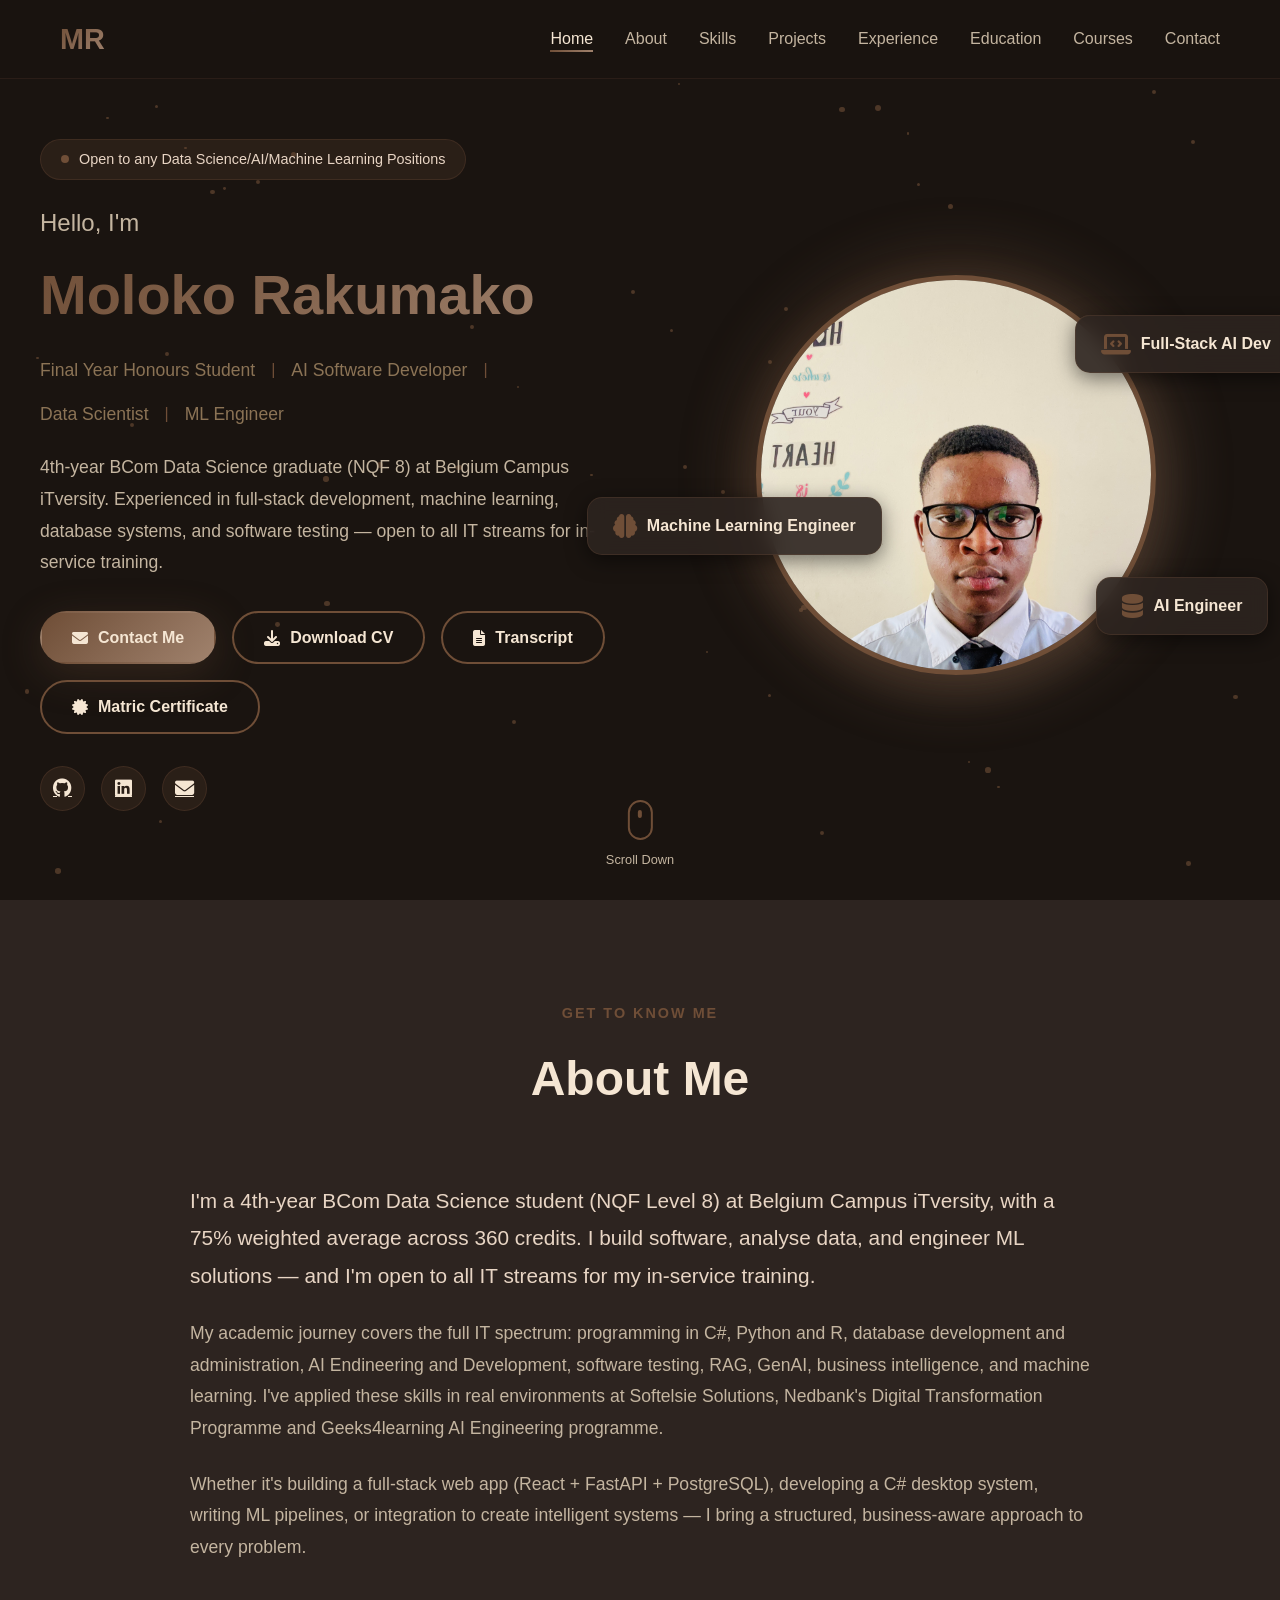
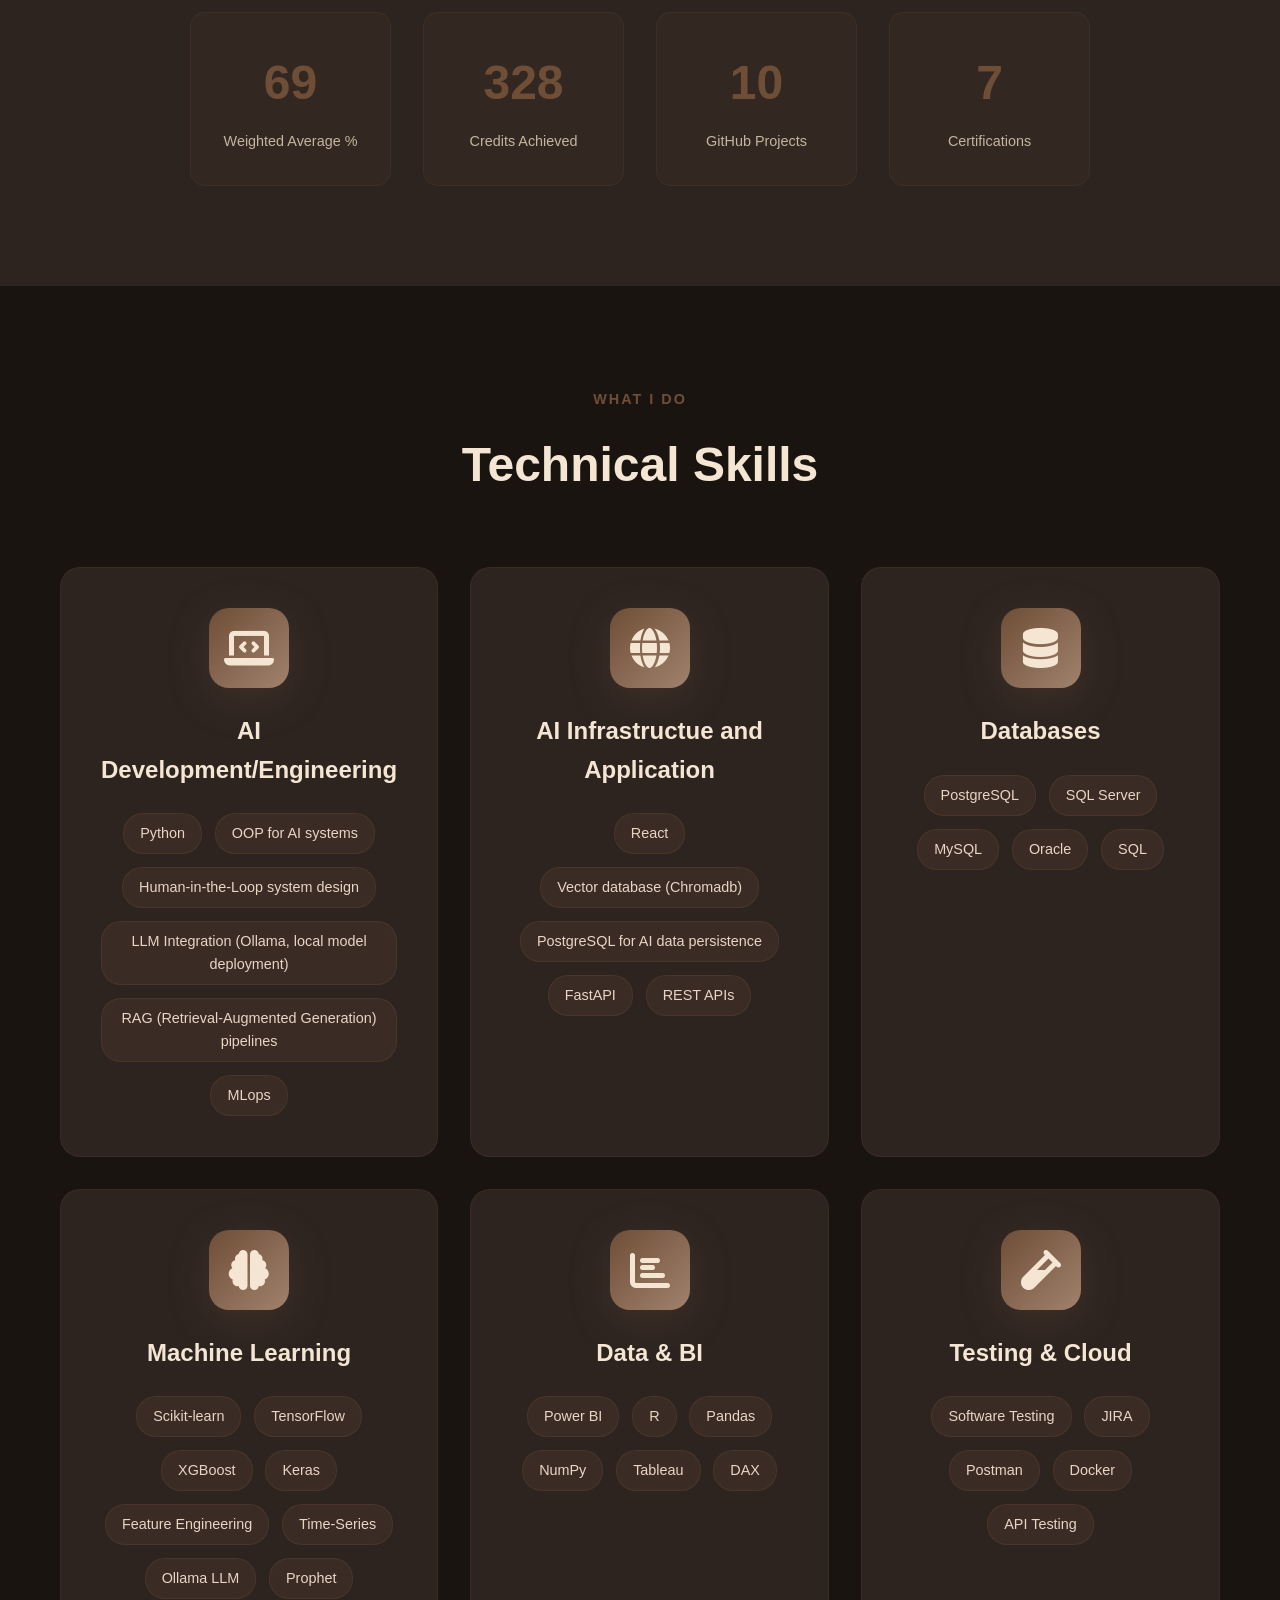
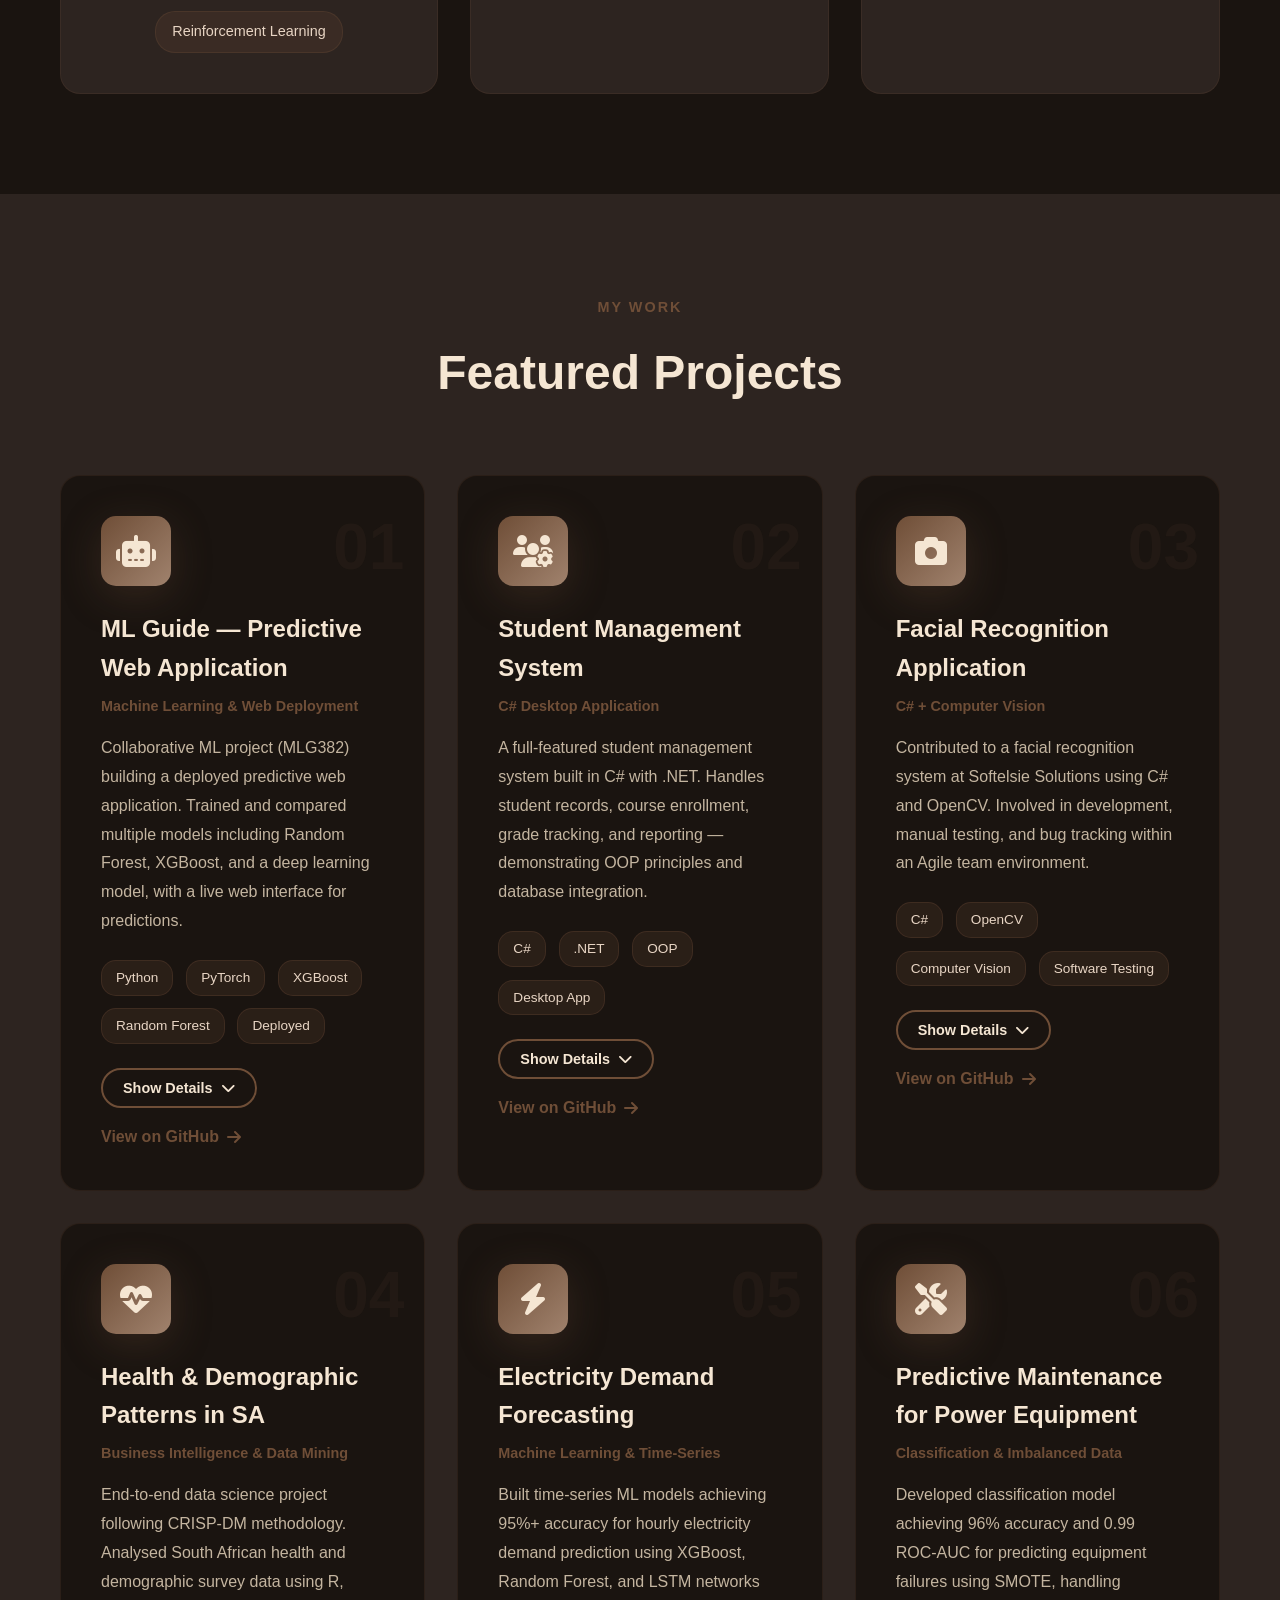
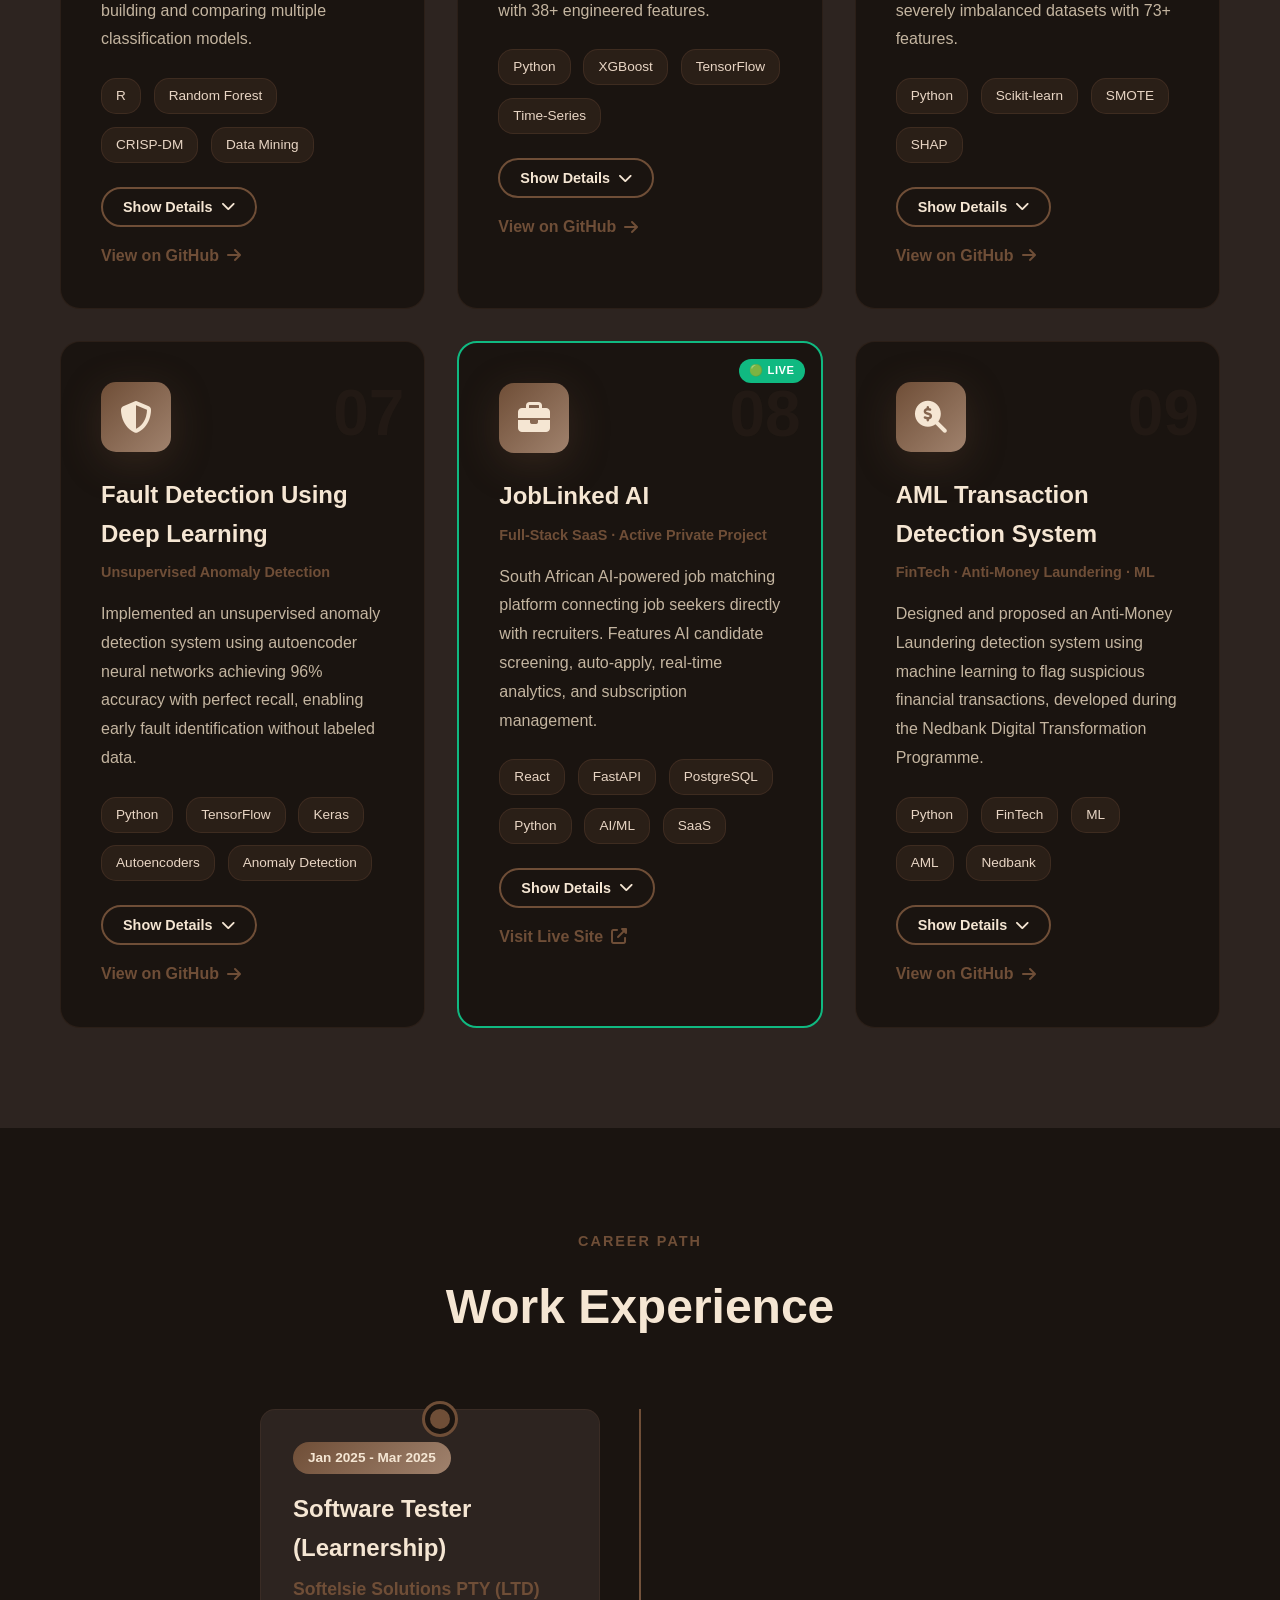
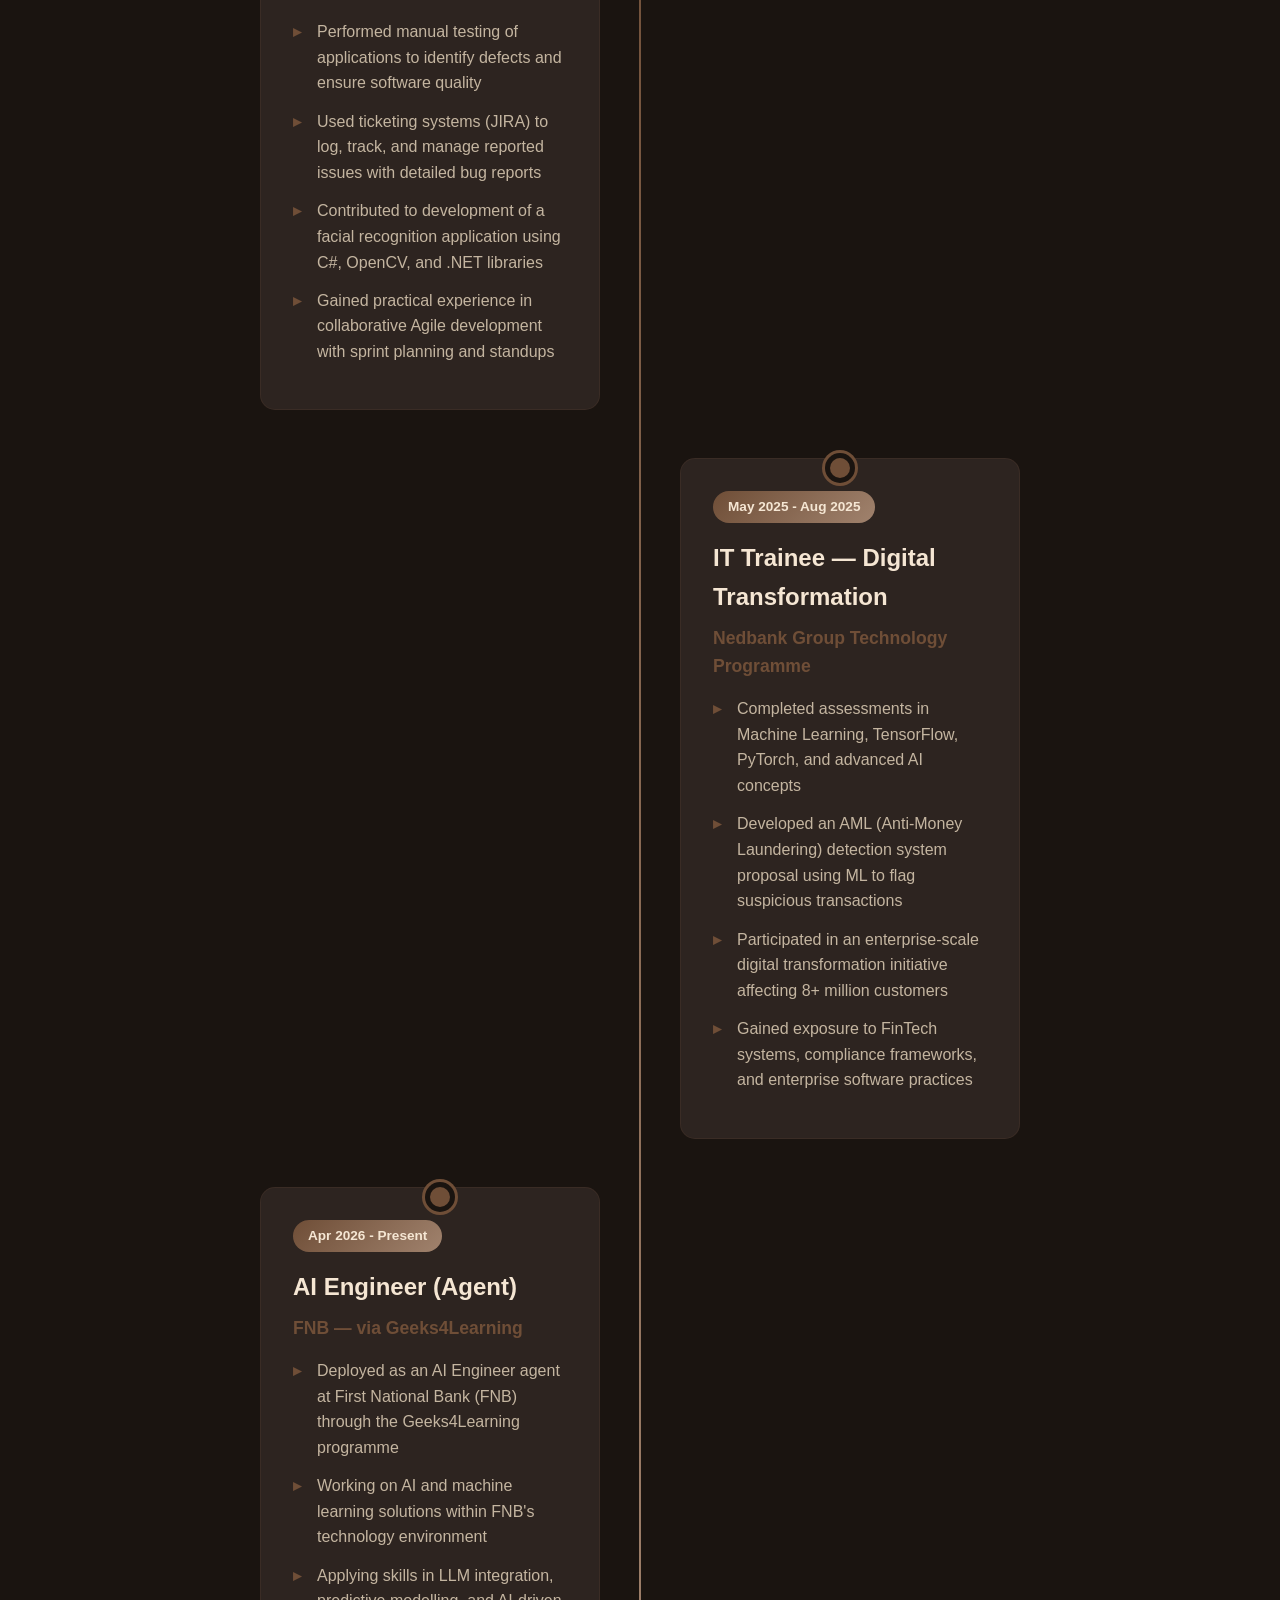
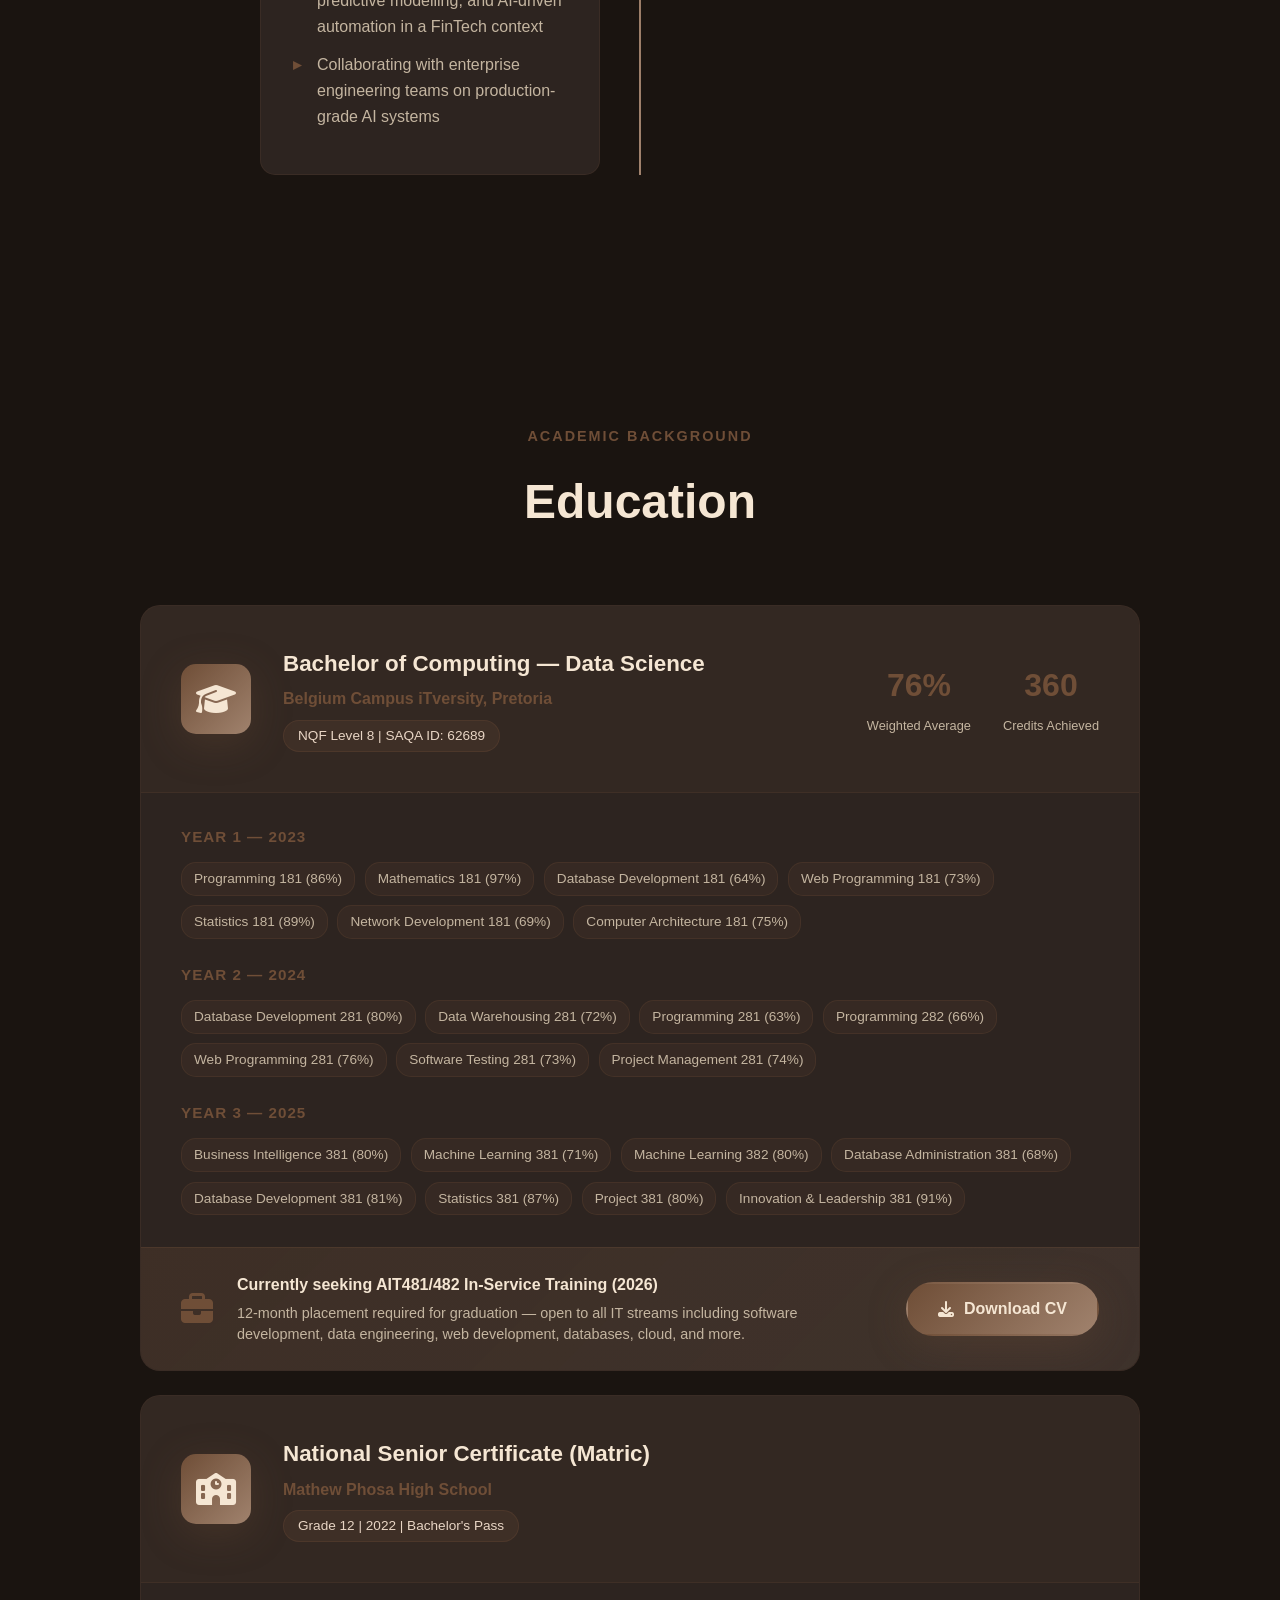
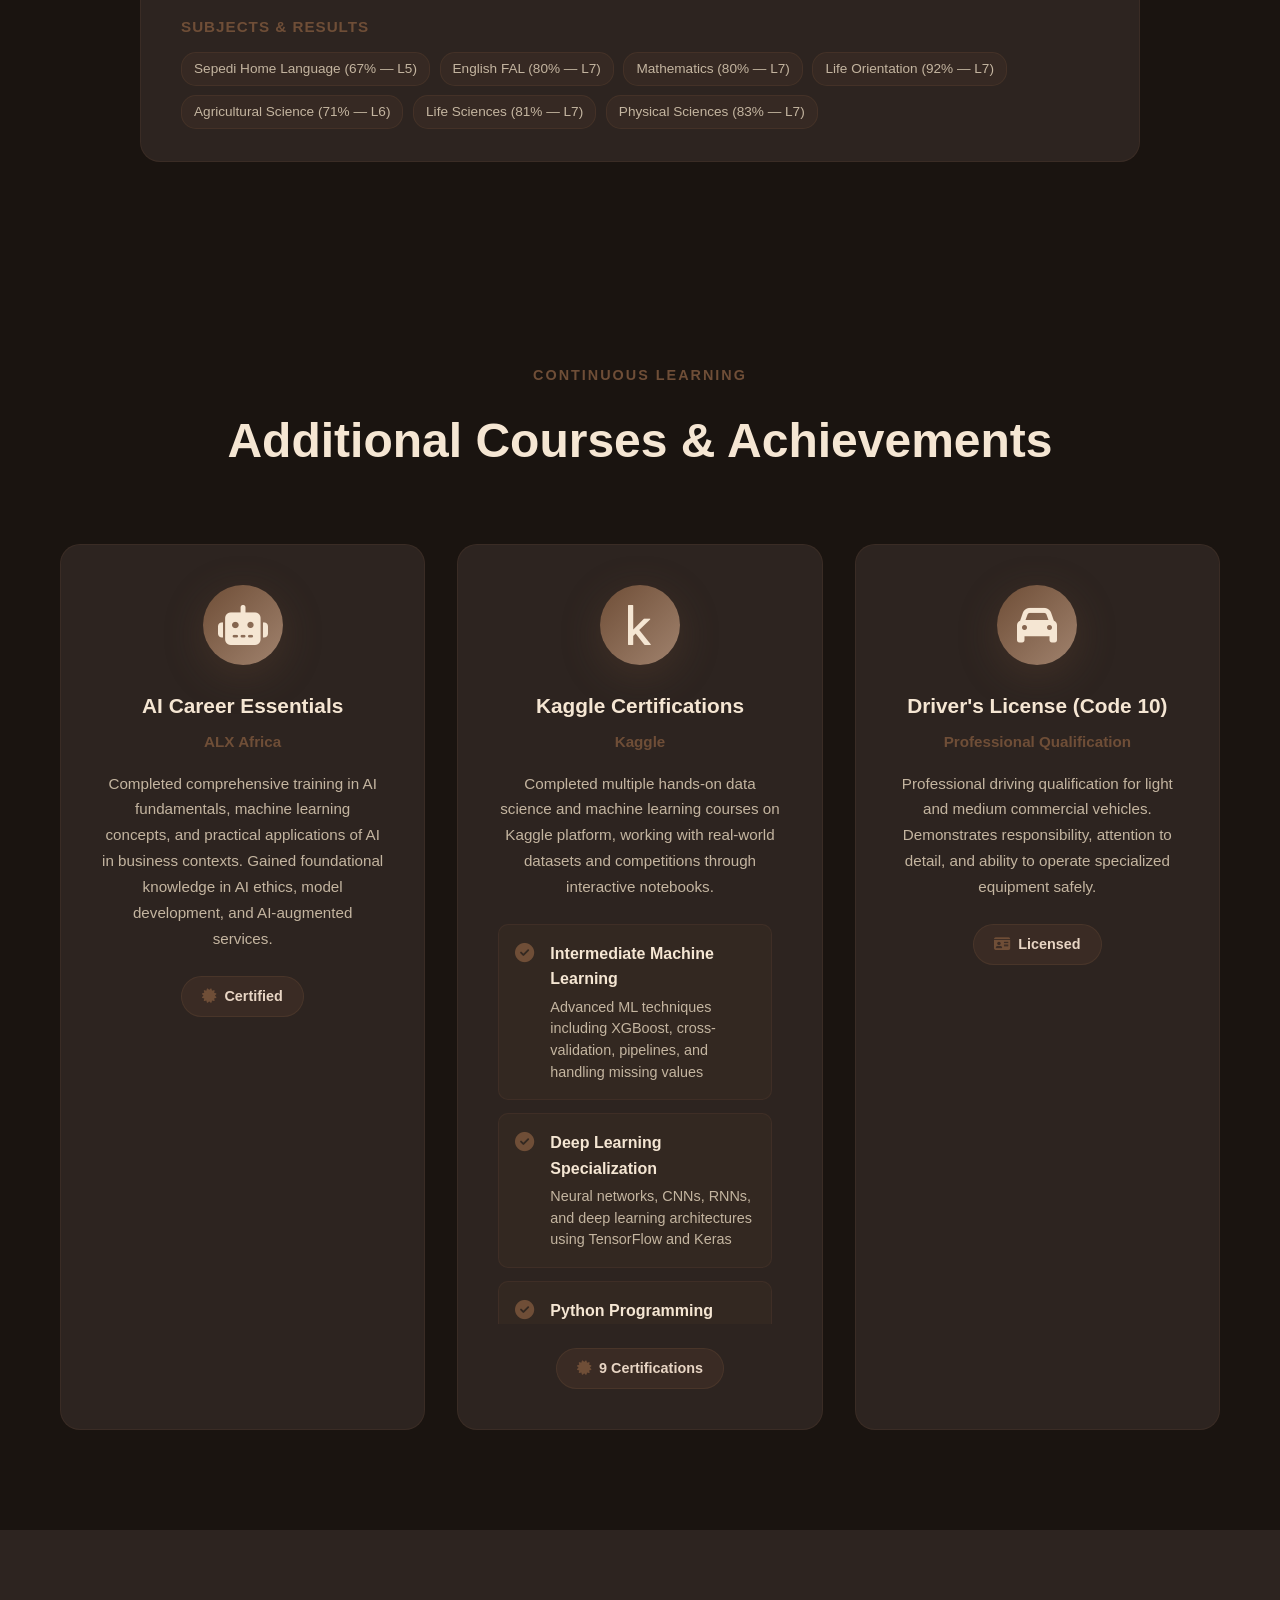
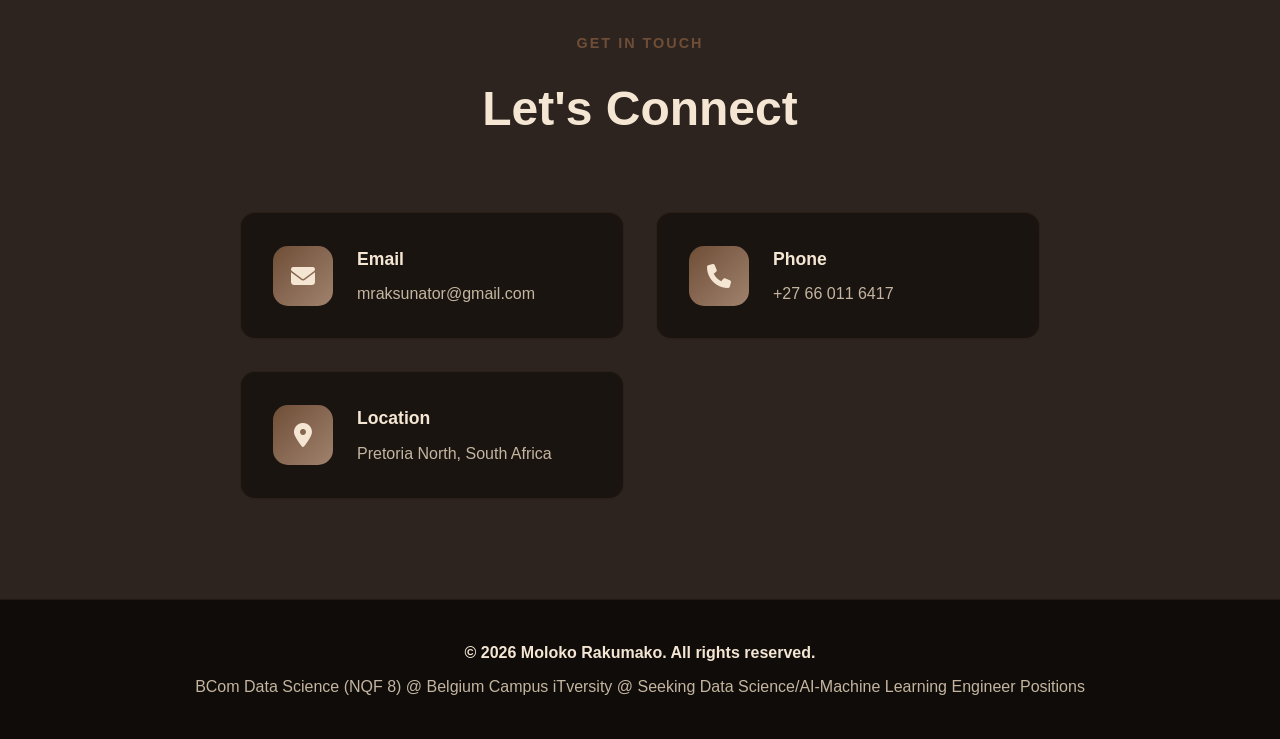
<file: index.html>
<!DOCTYPE html>
<html lang="en">
<head>
    <meta charset="UTF-8">
    <meta name="viewport" content="width=device-width, initial-scale=1.0">
    <meta name="description" content="Moloko Rakumako - BCom Data Science Graduate | Software Developer | ML Engineer | Seeking AIT Internship 2026">
    <title>Moloko Rakumako | IT Graduate & Developer</title>
    <link rel="stylesheet" href="css/style.css">
    <link rel="stylesheet" href="https://cdnjs.cloudflare.com/ajax/libs/font-awesome/6.4.0/css/all.min.css">
</head>
<body>
    <!-- Animated Background -->
    <div class="animated-bg">
        <div class="particle"></div>
        <div class="particle"></div>
        <div class="particle"></div>
        <div class="particle"></div>
        <div class="particle"></div>
    </div>

    <!-- Navigation -->
    <nav class="navbar" id="navbar">
        <div class="nav-container">
            <a href="#home" class="logo">
                <span class="logo-text">MR</span>
            </a>
            <ul class="nav-menu" id="navMenu">
                <li><a href="#home" class="nav-link active">Home</a></li>
                <li><a href="#about" class="nav-link">About</a></li>
                <li><a href="#skills" class="nav-link">Skills</a></li>
                <li><a href="#projects" class="nav-link">Projects</a></li>
                <li><a href="#experience" class="nav-link">Experience</a></li>
                <li><a href="#education" class="nav-link">Education</a></li>
                <li><a href="#certifications" class="nav-link">Courses</a></li>
                <li><a href="#contact" class="nav-link">Contact</a></li>
            </ul>
            <div class="hamburger" id="hamburger">
                <span></span>
                <span></span>
                <span></span>
            </div>
        </div>
    </nav>

    <!-- Hero Section -->
    <section id="home" class="hero">
        <div class="hero-container">
            <div class="hero-content">
                <div class="hero-badge">
                    <span class="pulse-dot"></span>
                    Open to any Data Science/AI/Machine Learning Positions
                </div>
                <h1 class="hero-title">
                    <span class="greeting">Hello, I'm</span>
                    <span class="name">Moloko Rakumako</span>
                </h1>
                <div class="hero-roles">
                    <span class="role-text">Final Year Honours Student</span>
                    <span class="role-divider">|</span>
                    <span class="role-text">AI Software Developer</span>
                    <span class="role-divider">|</span>
                    <span class="role-text">Data Scientist</span>
                    <span class="role-divider">|</span>
                    <span class="role-text">ML Engineer</span>
                </div>
                <p class="hero-description">
                    4th-year BCom Data Science graduate (NQF 8) at Belgium Campus iTversity. 
                    Experienced in full-stack development, machine learning, database systems, 
                    and software testing — open to all IT streams for in-service training.
                </p>
                <div class="hero-buttons">
                    <a href="#contact" class="btn btn-primary">
                        <i class="fas fa-envelope"></i>
                        <span>Contact Me</span>
                    </a>
                    <a href="assets/MG Rakumako CV.pdf" class="btn btn-secondary" download>
                        <i class="fas fa-download"></i>
                        <span>Download CV</span>
                    </a>
                    <a href="assets/Latest_Transcript.pdf" class="btn btn-secondary" download>
                        <i class="fas fa-file-alt"></i>
                        <span>Transcript</span>
                    </a>
                    <a href="assets/NSC Doc.pdf" class="btn btn-secondary" download>
                        <i class="fas fa-certificate"></i>
                        <span>Matric Certificate</span>
                    </a>
                </div>
                <div class="hero-social">
                    <a href="https://github.com/RaksRaks" target="_blank" class="social-link">
                        <i class="fab fa-github"></i>
                    </a>
                    <a href="https://www.linkedin.com/in/moloko-rakumako-325503286/" target="_blank" class="social-link">
                        <i class="fab fa-linkedin"></i>
                    </a>
                    <a href="mailto:mraksunator@gmail.com" class="social-link">
                        <i class="fas fa-envelope"></i>
                    </a>
                </div>
            </div>
            <div class="hero-image">
                <div class="image-frame">
                    <img src="images/profile.jpg" alt="Moloko Rakumako">
                    <div class="image-glow"></div>
                </div>
                <div class="floating-card card-1">
                    <i class="fas fa-laptop-code"></i>
                    <span>Full-Stack AI Dev</span>
                </div>
                <div class="floating-card card-2">
                    <i class="fas fa-brain"></i>
                    <span>Machine Learning Engineer</span>
                </div>
                <div class="floating-card card-3">
                    <i class="fas fa-database"></i>
                    <span>AI Engineer</span>
                </div>
            </div>
        </div>
        <div class="scroll-indicator">
            <div class="mouse">
                <div class="wheel"></div>
            </div>
            <span>Scroll Down</span>
        </div>
    </section>

    <!-- About Section -->
    <section id="about" class="about">
        <div class="container">
            <div class="section-header">
                <span class="section-label">Get To Know Me</span>
                <h2 class="section-title">About Me</h2>
            </div>
            <div class="about-content">
                <div class="about-text">
                    <p class="lead">
                        I'm a 4th-year BCom Data Science student (NQF Level 8) at Belgium Campus iTversity, 
                        with a 75% weighted average across 360 credits. I build software, analyse data, 
                        and engineer ML solutions — and I'm open to all IT streams for my in-service training.
                    </p>
                    <p>
                        My academic journey covers the full IT spectrum: programming in C#, Python and R, 
                        database development and administration, AI Endineering and Development, software testing, 
                        RAG, GenAI, business intelligence, and machine learning. I've applied these 
                        skills in real environments at Softelsie Solutions, Nedbank's Digital Transformation Programme and Geeks4learning AI Engineering programme.
                    </p>
                    <p>
                        Whether it's building a full-stack web app (React + FastAPI + PostgreSQL), 
                        developing a C# desktop system, writing ML pipelines, or integration to create intelligent systems — 
                        I bring a structured, business-aware approach to every problem.
                    </p>
                    <div class="about-stats">
                        <div class="stat-item">
                            <div class="stat-number" data-target="76">0</div>
                            <div class="stat-label">Weighted Average %</div>
                        </div>
                        <div class="stat-item">
                            <div class="stat-number" data-target="360">0</div>
                            <div class="stat-label">Credits Achieved</div>
                        </div>
                        <div class="stat-item">
                            <div class="stat-number" data-target="11">0</div>
                            <div class="stat-label">GitHub Projects</div>
                        </div>
                        <div class="stat-item">
                            <div class="stat-number" data-target="8">0</div>
                            <div class="stat-label">Certifications</div>
                        </div>
                    </div>
                </div>
            </div>
        </div>
    </section>

    <!-- Skills Section -->
    <section id="skills" class="skills">
        <div class="container">
            <div class="section-header">
                <span class="section-label">What I Do</span>
                <h2 class="section-title">Technical Skills</h2>
            </div>
            <div class="skills-grid">
                <div class="skill-card">
                    <div class="skill-icon">
                        <i class="fas fa-laptop-code"></i>
                    </div>
                    <h3>AI Development/Engineering</h3>
                    <div class="skill-list">
                        <span>Python</span>
                        <span>OOP for AI systems</span>
                        <span>Human-in-the-Loop system design</span>
                        <span>LLM Integration (Ollama, local model deployment)</span>
                        <span>RAG (Retrieval-Augmented Generation) pipelines</span>
                        <span>MLops</span>
                    </div>
                </div>
                <div class="skill-card">
                    <div class="skill-icon">
                        <i class="fas fa-globe"></i>
                    </div>
                    <h3>AI Infrastructue and Application</h3>
                    <div class="skill-list">
                        <span>React</span>
                        <span>Vector database (Chromadb)</span>
                        <span>PostgreSQL for AI data persistence</span>
                        <span>FastAPI</span>
                        <span>REST APIs</span>
                    </div>
                </div>
                <div class="skill-card">
                    <div class="skill-icon">
                        <i class="fas fa-database"></i>
                    </div>
                    <h3>Databases</h3>
                    <div class="skill-list">
                        <span>PostgreSQL</span>
                        <span>SQL Server</span>
                        <span>MySQL</span>
                        <span>Oracle</span>
                        <span>SQL</span>
                    </div>
                </div>
                <div class="skill-card">
                    <div class="skill-icon">
                        <i class="fas fa-brain"></i>
                    </div>
                    <h3>Machine Learning</h3>
                    <div class="skill-list">
                        <span>Scikit-learn</span>
                        <span>TensorFlow</span>
                        <span>XGBoost</span>
                        <span>Keras</span>
                        <span>Feature Engineering</span>
                        <span>Time-Series</span>
                        <span>Ollama LLM</span>
                        <span>Prophet</span>
                        <span>Reinforcement Learning</span>
                    </div>
                </div>
                <div class="skill-card">
                    <div class="skill-icon">
                        <i class="fas fa-chart-bar"></i>
                    </div>
                    <h3>Data & BI</h3>
                    <div class="skill-list">
                        <span>Power BI</span>
                        <span>R</span>
                        <span>Pandas</span>
                        <span>NumPy</span>
                        <span>Tableau</span>
                        <span>DAX</span>
                    </div>
                </div>
                <div class="skill-card">
                    <div class="skill-icon">
                        <i class="fas fa-vial"></i>
                    </div>
                    <h3>Testing & Cloud</h3>
                    <div class="skill-list">
                        <span>Software Testing</span>
                        <span>JIRA</span>
                        <span>Postman</span>
                        <span>Docker</span>
                        <span>API Testing</span>
                    </div>
                </div>
            </div>
        </div>
    </section>

    <!-- Projects Section -->
    <section id="projects" class="projects">
        <div class="container">
            <div class="section-header">
                <span class="section-label">My Work</span>
                <h2 class="section-title">Featured Projects</h2>
            </div>
            <div class="projects-grid">

                <div class="project-card">
                    <div class="project-number">01</div>
                    <div class="project-icon">
                        <i class="fas fa-robot"></i>
                    </div>
                    <h3>ML Guide — Predictive Web Application</h3>
                    <p class="project-type">Machine Learning & Web Deployment</p>
                    <p class="project-desc">
                        Collaborative ML project (MLG382) building a deployed predictive web application. 
                        Trained and compared multiple models including Random Forest, XGBoost, and a deep learning 
                        model, with a live web interface for predictions.
                    </p>
                    <div class="project-details">
                        <h4>Technical Approach:</h4>
                        <ul>
                            <li>Performed exploratory data analysis and data understanding using Jupyter Notebooks</li>
                            <li>Trained and compared Random Forest, XGBoost, and PyTorch deep learning models with classification reports</li>
                            <li>Built a Python web app with input validation, error handling, and prediction ranges</li>
                            <li>Deployed to Render using render.yaml configuration for live access</li>
                            <li>Collaborative project using Git/GitHub with multiple contributors</li>
                        </ul>
                        <h4>Tech Stack:</h4>
                        <p>Python, PyTorch, Scikit-learn, XGBoost, Jupyter Notebooks, Render</p>
                    </div>
                    <div class="project-tags">
                        <span>Python</span>
                        <span>PyTorch</span>
                        <span>XGBoost</span>
                        <span>Random Forest</span>
                        <span>Deployed</span>
                    </div>
                    <button class="btn-details">Show Details <i class="fas fa-chevron-down"></i></button>
                    <a href="https://github.com/DieMalEen/MLG382_AG_Guide_Project" target="_blank" class="project-link">
                        View on GitHub <i class="fas fa-arrow-right"></i>
                    </a>
                </div>

                <div class="project-card">
                    <div class="project-number">02</div>
                    <div class="project-icon">
                        <i class="fas fa-users-cog"></i>
                    </div>
                    <h3>Student Management System</h3>
                    <p class="project-type">C# Desktop Application</p>
                    <p class="project-desc">
                        A full-featured student management system built in C# with .NET. Handles student records, 
                        course enrollment, grade tracking, and reporting — demonstrating OOP principles and database integration.
                    </p>
                    <div class="project-details">
                        <h4>Technical Approach:</h4>
                        <ul>
                            <li>Designed using object-oriented principles with clean class hierarchies and separation of concerns</li>
                            <li>Implemented CRUD operations for student records, modules, and enrollment management</li>
                            <li>Built data persistence layer with structured file/database storage</li>
                            <li>Collaborative project demonstrating version control and team-based development workflow</li>
                        </ul>
                        <h4>Tech Stack:</h4>
                        <p>C#, .NET, OOP, Git, GitHub</p>
                    </div>
                    <div class="project-tags">
                        <span>C#</span>
                        <span>.NET</span>
                        <span>OOP</span>
                        <span>Desktop App</span>
                    </div>
                    <button class="btn-details">Show Details <i class="fas fa-chevron-down"></i></button>
                    <a href="https://github.com/SudoSfundo/PRG282_Project_StudentSystem" target="_blank" class="project-link">
                        View on GitHub <i class="fas fa-arrow-right"></i>
                    </a>
                </div>

                <div class="project-card">
                    <div class="project-number">03</div>
                    <div class="project-icon">
                        <i class="fas fa-camera"></i>
                    </div>
                    <h3>Facial Recognition Application</h3>
                    <p class="project-type">C# + Computer Vision</p>
                    <p class="project-desc">
                        Contributed to a facial recognition system at Softelsie Solutions using C# and OpenCV. 
                        Involved in development, manual testing, and bug tracking within an Agile team environment.
                    </p>
                    <div class="project-details">
                        <h4>Technical Approach:</h4>
                        <ul>
                            <li>Worked with OpenCV library in C# to implement face detection and recognition features</li>
                            <li>Performed manual testing, logged defects in ticketing system, and provided detailed bug reports</li>
                            <li>Collaborated in an Agile development environment with sprint planning and daily standups</li>
                            <li>Gained practical exposure to computer vision pipelines and real-world software QA processes</li>
                        </ul>
                        <h4>Tech Stack:</h4>
                        <p>C#, OpenCV, .NET, JIRA, Agile</p>
                    </div>
                    <div class="project-tags">
                        <span>C#</span>
                        <span>OpenCV</span>
                        <span>Computer Vision</span>
                        <span>Software Testing</span>
                    </div>
                    <button class="btn-details">Show Details <i class="fas fa-chevron-down"></i></button>
                    <a href="https://github.com/RaksRaks" target="_blank" class="project-link">
                        View on GitHub <i class="fas fa-arrow-right"></i>
                    </a>
                </div>

                <div class="project-card">
                    <div class="project-number">04</div>
                    <div class="project-icon">
                        <i class="fas fa-heartbeat"></i>
                    </div>
                    <h3>Health & Demographic Patterns in SA</h3>
                    <p class="project-type">Business Intelligence & Data Mining</p>
                    <p class="project-desc">
                        End-to-end data science project following CRISP-DM methodology. Analysed South African 
                        health and demographic survey data using R, building and comparing multiple classification models.
                    </p>
                    <div class="project-details">
                        <h4>Technical Approach:</h4>
                        <ul>
                            <li>Applied comprehensive data cleaning, feature engineering, and EDA on population survey data</li>
                            <li>Built and compared Logistic Regression, Decision Trees, Random Forest, and Naive Bayes models</li>
                            <li>Performed feature selection and model evaluation using cross-validation and performance metrics</li>
                            <li>Created data visualisations and statistical reports for stakeholder presentation</li>
                        </ul>
                        <h4>Tech Stack:</h4>
                        <p>R, ggplot2, Random Forest, CRISP-DM, Statistical Analysis</p>
                    </div>
                    <div class="project-tags">
                        <span>R</span>
                        <span>Random Forest</span>
                        <span>CRISP-DM</span>
                        <span>Data Mining</span>
                    </div>
                    <button class="btn-details">Show Details <i class="fas fa-chevron-down"></i></button>
                    <a href="https://github.com/RaksRaks/HDPSA-BIN381" target="_blank" class="project-link">
                        View on GitHub <i class="fas fa-arrow-right"></i>
                    </a>
                </div>

                <div class="project-card">
                    <div class="project-number">05</div>
                    <div class="project-icon">
                        <i class="fas fa-bolt"></i>
                    </div>
                    <h3>Electricity Demand Forecasting</h3>
                    <p class="project-type">Machine Learning & Time-Series</p>
                    <p class="project-desc">
                        Built time-series ML models achieving 95%+ accuracy for hourly electricity demand prediction 
                        using XGBoost, Random Forest, and LSTM networks with 38+ engineered features.
                    </p>
                    <div class="project-details">
                        <h4>Technical Approach:</h4>
                        <ul>
                            <li>Engineered 38+ features including lag variables, rolling statistics, and temporal patterns from 8,760+ hours of data</li>
                            <li>Implemented LSTM neural network using TensorFlow for deep learning comparison with classical ML</li>
                            <li>Created cyclical encoding for temporal features to capture periodic patterns</li>
                            <li>Evaluated models using MAE, RMSE, and MAPE metrics</li>
                        </ul>
                        <h4>Business Value:</h4>
                        <p>Enables optimised generation scheduling and capacity planning for power grid operators.</p>
                    </div>
                    <div class="project-tags">
                        <span>Python</span>
                        <span>XGBoost</span>
                        <span>TensorFlow</span>
                        <span>Time-Series</span>
                    </div>
                    <button class="btn-details">Show Details <i class="fas fa-chevron-down"></i></button>
                    <a href="https://github.com/RaksRaks" target="_blank" class="project-link">
                        View on GitHub <i class="fas fa-arrow-right"></i>
                    </a>
                </div>

                <div class="project-card">
                    <div class="project-number">06</div>
                    <div class="project-icon">
                        <i class="fas fa-tools"></i>
                    </div>
                    <h3>Predictive Maintenance for Power Equipment</h3>
                    <p class="project-type">Classification & Imbalanced Data</p>
                    <p class="project-desc">
                        Developed classification model achieving 96% accuracy and 0.99 ROC-AUC for predicting 
                        equipment failures using SMOTE, handling severely imbalanced datasets with 73+ features.
                    </p>
                    <div class="project-details">
                        <h4>Technical Approach:</h4>
                        <ul>
                            <li>Handled severely imbalanced dataset (10% failure rate) using SMOTE and class weighting</li>
                            <li>Engineered 73+ features from sensor data including rolling statistics and degradation indicators</li>
                            <li>Implemented SHAP values for feature importance — vibration (25%), temperature (12%)</li>
                            <li>Achieved 86% recall on failure class, minimising false negatives critical for safety</li>
                        </ul>
                        <h4>Business Value:</h4>
                        <p>Reduces unplanned downtime by 30%+, enables proactive maintenance scheduling.</p>
                    </div>
                    <div class="project-tags">
                        <span>Python</span>
                        <span>Scikit-learn</span>
                        <span>SMOTE</span>
                        <span>SHAP</span>
                    </div>
                    <button class="btn-details">Show Details <i class="fas fa-chevron-down"></i></button>
                    <a href="https://github.com/RaksRaks" target="_blank" class="project-link">
                        View on GitHub <i class="fas fa-arrow-right"></i>
                    </a>
                </div>

                <div class="project-card">
                    <div class="project-number">07</div>
                    <div class="project-icon">
                        <i class="fas fa-shield-alt"></i>
                    </div>
                    <h3>Fault Detection Using Deep Learning</h3>
                    <p class="project-type">Unsupervised Anomaly Detection</p>
                    <p class="project-desc">
                        Implemented an unsupervised anomaly detection system using autoencoder neural networks 
                        achieving 96% accuracy with perfect recall, enabling early fault identification without labeled data.
                    </p>
                    <div class="project-details">
                        <h4>Technical Approach:</h4>
                        <ul>
                            <li>Designed deep autoencoder architecture (input → 64 → 32 → 5 bottleneck → 32 → 64 → output) using TensorFlow/Keras</li>
                            <li>Trained exclusively on normal operational data to learn baseline patterns and detect deviations</li>
                            <li>Achieved perfect recall (100%) on anomalies with clear separation between normal and anomalous patterns</li>
                            <li>Implemented automated threshold determination using 95th percentile of training reconstruction errors</li>
                        </ul>
                        <h4>Business Value:</h4>
                        <p>Enables early identification of abnormal operational patterns without requiring labeled failure data, supporting predictive maintenance and reducing system downtime.</p>
                    </div>
                    <div class="project-tags">
                        <span>Python</span>
                        <span>TensorFlow</span>
                        <span>Keras</span>
                        <span>Autoencoders</span>
                        <span>Anomaly Detection</span>
                    </div>
                    <button class="btn-details">Show Details <i class="fas fa-chevron-down"></i></button>
                    <a href="https://github.com/RaksRaks" target="_blank" class="project-link">
                        View on GitHub <i class="fas fa-arrow-right"></i>
                    </a>
                </div>

                <!-- JobLinked AI — Live Project -->
                <div class="project-card" style="border: 2px solid #10b981; position: relative;">
                    <span style="position:absolute;top:1rem;right:1rem;background:#10b981;color:#fff;font-size:0.7rem;font-weight:700;padding:3px 10px;border-radius:999px;letter-spacing:0.05em;">🟢 LIVE</span>
                    <div class="project-number">08</div>
                    <div class="project-icon">
                        <i class="fas fa-briefcase"></i>
                    </div>
                    <h3>JobLinked AI</h3>
                    <p class="project-type">Full-Stack SaaS · Active Private Project</p>
                    <p class="project-desc">
                        South African AI-powered job matching platform connecting job seekers directly with recruiters.
                        Features AI candidate screening, auto-apply, real-time analytics, and subscription management.
                    </p>
                    <div class="project-details">
                        <h4>Technical Approach:</h4>
                        <ul>
                            <li>Built full-stack platform with React (frontend) and FastAPI + PostgreSQL (backend)</li>
                            <li>Implemented AI candidate ranking and matching engine using ML scoring</li>
                            <li>Integrated Paystack payment processing with subscription tier management</li>
                            <li>Deployed on Railway (backend) and Vercel (frontend) with Cloudflare R2 storage</li>
                            <li>Features recruiter analytics dashboard, automated CV screening, and messaging system</li>
                        </ul>
                        <h4>Tech Stack:</h4>
                        <p>React, FastAPI, PostgreSQL, Python, SQLAlchemy, Paystack, Railway, Vercel, Cloudflare R2</p>
                    </div>
                    <div class="project-tags">
                        <span>React</span>
                        <span>FastAPI</span>
                        <span>PostgreSQL</span>
                        <span>Python</span>
                        <span>AI/ML</span>
                        <span>SaaS</span>
                    </div>
                    <button class="btn-details">Show Details <i class="fas fa-chevron-down"></i></button>
                    <a href="https://www.joblinkedai.co.za" target="_blank" class="project-link">
                        Visit Live Site <i class="fas fa-external-link-alt"></i>
                    </a>
                </div>

                <!-- AML Detection System -->
                <div class="project-card">
                    <div class="project-number">09</div>
                    <div class="project-icon">
                        <i class="fas fa-search-dollar"></i>
                    </div>
                    <h3>AML Transaction Detection System</h3>
                    <p class="project-type">FinTech · Anti-Money Laundering · ML</p>
                    <p class="project-desc">
                        Designed and proposed an Anti-Money Laundering detection system using machine learning
                        to flag suspicious financial transactions, developed during the Nedbank Digital Transformation Programme.
                    </p>
                    <div class="project-details">
                        <h4>Technical Approach:</h4>
                        <ul>
                            <li>Proposed ML pipeline to analyse transaction patterns and detect anomalous behaviour</li>
                            <li>Applied classification models to flag high-risk transactions based on amount, frequency, and geography</li>
                            <li>Designed solution aligned with financial compliance frameworks and FICA regulations</li>
                            <li>Presented findings to Nedbank technology team as part of enterprise AI initiative</li>
                        </ul>
                        <h4>Tech Stack:</h4>
                        <p>Python, Scikit-learn, Pandas, Financial Compliance, ML Classification</p>
                    </div>
                    <div class="project-tags">
                        <span>Python</span>
                        <span>FinTech</span>
                        <span>ML</span>
                        <span>AML</span>
                        <span>Nedbank</span>
                    </div>
                    <button class="btn-details">Show Details <i class="fas fa-chevron-down"></i></button>
                    <a href="https://github.com/RaksRaks" target="_blank" class="project-link">
                        View on GitHub <i class="fas fa-arrow-right"></i>
                    </a>
                </div>

            </div>
        </div>
    </section>
    <!-- Experience Section -->
    <section id="experience" class="experience">
        <div class="container">
            <div class="section-header">
                <span class="section-label">Career Path</span>
                <h2 class="section-title">Work Experience</h2>
            </div>
            <div class="timeline">
                <div class="timeline-item">
                    <div class="timeline-dot"></div>
                    <div class="timeline-content">
                        <span class="timeline-date">Jan 2025 - Mar 2025</span>
                        <h3>Software Tester (Learnership)</h3>
                        <h4>Softelsie Solutions PTY (LTD)</h4>
                        <ul>
                            <li>Performed manual testing of applications to identify defects and ensure software quality</li>
                            <li>Used ticketing systems (JIRA) to log, track, and manage reported issues with detailed bug reports</li>
                            <li>Contributed to development of a facial recognition application using C#, OpenCV, and .NET libraries</li>
                            <li>Gained practical experience in collaborative Agile development with sprint planning and standups</li>
                        </ul>
                    </div>
                </div>
                <div class="timeline-item">
                    <div class="timeline-dot"></div>
                    <div class="timeline-content">
                        <span class="timeline-date">May 2025 - Aug 2025</span>
                        <h3>IT Trainee — Digital Transformation</h3>
                        <h4>Nedbank Group Technology Programme</h4>
                        <ul>
                            <li>Completed assessments in Machine Learning, TensorFlow, PyTorch, and advanced AI concepts</li>
                            <li>Developed an AML (Anti-Money Laundering) detection system proposal using ML to flag suspicious transactions</li>
                            <li>Participated in an enterprise-scale digital transformation initiative affecting 8+ million customers</li>
                            <li>Gained exposure to FinTech systems, compliance frameworks, and enterprise software practices</li>
                        </ul>
                    </div>
                </div>
                <div class="timeline-item">
                    <div class="timeline-dot"></div>
                    <div class="timeline-content">
                        <span class="timeline-date">Apr 2026 - Present</span>
                        <h3>AI Engineer (Agent)</h3>
                        <h4>FNB — via Geeks4Learning</h4>
                        <ul>
                            <li>Deployed as an AI Engineer agent at First National Bank (FNB) through the Geeks4Learning programme</li>
                            <li>Working on AI and machine learning solutions within FNB's technology environment</li>
                            <li>Applying skills in LLM integration, predictive modelling, and AI-driven automation in a FinTech context</li>
                            <li>Collaborating with enterprise engineering teams on production-grade AI systems</li>
                        </ul>
                    </div>
                </div>
            </div>
        </div>
    </section>

    <!-- Education Section -->
    <section id="education" class="education">
        <div class="container">
            <div class="section-header">
                <span class="section-label">Academic Background</span>
                <h2 class="section-title">Education</h2>
            </div>
            <div class="education-card">
                <div class="edu-header">
                    <div class="edu-icon">
                        <i class="fas fa-graduation-cap"></i>
                    </div>
                    <div class="edu-info">
                        <h3>Bachelor of Computing — Data Science</h3>
                        <h4>Belgium Campus iTversity, Pretoria</h4>
                        <span class="edu-badge">NQF Level 8 | SAQA ID: 62689</span>
                    </div>
                    <div class="edu-stats">
                        <div class="edu-stat">
                            <span class="edu-stat-value">76%</span>
                            <span class="edu-stat-label">Weighted Average</span>
                        </div>
                        <div class="edu-stat">
                            <span class="edu-stat-value">360</span>
                            <span class="edu-stat-label">Credits Achieved</span>
                        </div>
                    </div>
                </div>
                <div class="edu-modules">
                    <div class="edu-year">
                        <span class="year-label">Year 1 — 2023</span>
                        <div class="module-list">
                            <span>Programming 181 (86%)</span>
                            <span>Mathematics 181 (97%)</span>
                            <span>Database Development 181 (64%)</span>
                            <span>Web Programming 181 (73%)</span>
                            <span>Statistics 181 (89%)</span>
                            <span>Network Development 181 (69%)</span>
                            <span>Computer Architecture 181 (75%)</span>
                        </div>
                    </div>
                    <div class="edu-year">
                        <span class="year-label">Year 2 — 2024</span>
                        <div class="module-list">
                            <span>Database Development 281 (80%)</span>
                            <span>Data Warehousing 281 (72%)</span>
                            <span>Programming 281 (63%)</span>
                            <span>Programming 282 (66%)</span>
                            <span>Web Programming 281 (76%)</span>
                            <span>Software Testing 281 (73%)</span>
                            <span>Project Management 281 (74%)</span>
                        </div>
                    </div>
                    <div class="edu-year">
                        <span class="year-label">Year 3 — 2025</span>
                        <div class="module-list">
                            <span>Business Intelligence 381 (80%)</span>
                            <span>Machine Learning 381 (71%)</span>
                            <span>Machine Learning 382 (80%)</span>
                            <span>Database Administration 381 (68%)</span>
                            <span>Database Development 381 (81%)</span>
                            <span>Statistics 381 (87%)</span>
                            <span>Project 381 (80%)</span>
                            <span>Innovation & Leadership 381 (91%)</span>
                        </div>
                    </div>
                </div>
                <div class="ait-banner">
                    <i class="fas fa-briefcase"></i>
                    <div>
                        <strong>Currently seeking AIT481/482 In-Service Training (2026)</strong>
                        <p>12-month placement required for graduation — open to all IT streams including software development, data engineering, web development, databases, cloud, and more.</p>
                    </div>
                    <a href="assets/MolokoR Latest CV.pdf" class="btn btn-primary" download>
                        <i class="fas fa-download"></i> Download CV
                    </a>
                </div>
            </div>

            <!-- Matric Card -->
            <div class="education-card" style="margin-top: 1.5rem;">
                <div class="edu-header">
                    <div class="edu-icon">
                        <i class="fas fa-school"></i>
                    </div>
                    <div class="edu-info">
                        <h3>National Senior Certificate (Matric)</h3>
                        <h4>Mathew Phosa High School</h4>
                        <span class="edu-badge">Grade 12 | 2022 | Bachelor's Pass</span>
                    </div>
                </div>
                <div class="edu-modules">
                    <div class="edu-year">
                        <span class="year-label">Subjects & Results</span>
                        <div class="module-list">
                            <span>Sepedi Home Language (67% — L5)</span>
                            <span>English FAL (80% — L7)</span>
                            <span>Mathematics (80% — L7)</span>
                            <span>Life Orientation (92% — L7)</span>
                            <span>Agricultural Science (71% — L6)</span>
                            <span>Life Sciences (81% — L7)</span>
                            <span>Physical Sciences (83% — L7)</span>
                        </div>
                    </div>
                </div>
            </div>
        </div>
    </section>

    <!-- Certifications Section -->
    <section id="certifications" class="certifications">
        <div class="container">
            <div class="section-header">
                <span class="section-label">Continuous Learning</span>
                <h2 class="section-title">Additional Courses & Achievements</h2>
            </div>
            <div class="certifications-grid">
                <div class="cert-card">
                    <div class="cert-icon">
                        <i class="fas fa-robot"></i>
                    </div>
                    <h3>AI Career Essentials</h3>
                    <p class="cert-issuer">ALX Africa</p>
                    <p class="cert-desc">
                        Completed comprehensive training in AI fundamentals, machine learning concepts, 
                        and practical applications of AI in business contexts. Gained foundational knowledge 
                        in AI ethics, model development, and AI-augmented services.
                    </p>
                    <div class="cert-badge">
                        <i class="fas fa-certificate"></i>
                        <span>Certified</span>
                    </div>
                </div>

                <div class="cert-card cert-card-large">
                    <div class="cert-icon">
                        <i class="fab fa-kaggle"></i>
                    </div>
                    <h3>Kaggle Certifications</h3>
                    <p class="cert-issuer">Kaggle</p>
                    <p class="cert-desc">
                        Completed multiple hands-on data science and machine learning courses on Kaggle platform, 
                        working with real-world datasets and competitions through interactive notebooks.
                    </p>
                    <div class="cert-subcourses">
                        <div class="subcourse-item">
                            <i class="fas fa-check-circle"></i>
                            <div>
                                <strong>Intermediate Machine Learning</strong>
                                <p>Advanced ML techniques including XGBoost, cross-validation, pipelines, and handling missing values</p>
                            </div>
                        </div>
                        <div class="subcourse-item">
                            <i class="fas fa-check-circle"></i>
                            <div>
                                <strong>Deep Learning Specialization</strong>
                                <p>Neural networks, CNNs, RNNs, and deep learning architectures using TensorFlow and Keras</p>
                            </div>
                        </div>
                        <div class="subcourse-item">
                            <i class="fas fa-check-circle"></i>
                            <div>
                                <strong>Python Programming</strong>
                                <p>Advanced Python for data science with NumPy, Pandas, Matplotlib, and Scikit-learn</p>
                            </div>
                        </div>
                        <div class="subcourse-item">
                            <i class="fas fa-check-circle"></i>
                            <div>
                                <strong>Machine Learning Explainability</strong>
                                <p>Model interpretability techniques including SHAP values, permutation importance, and partial dependence plots</p>
                            </div>
                        </div>
                        <div class="subcourse-item">
                            <i class="fas fa-check-circle"></i>
                            <div>
                                <strong>Feature Engineering</strong>
                                <p>Advanced feature creation, transformation, and selection techniques for improving model performance</p>
                            </div>
                        </div>
                        <div class="subcourse-item">
                            <i class="fas fa-check-circle"></i>
                            <div>
                                <strong>Advanced SQL</strong>
                                <p>Complex queries, window functions, CTEs, and database optimization for data analysis</p>
                            </div>
                        </div>
                        <div class="subcourse-item">
                            <i class="fas fa-check-circle"></i>
                            <div>
                                <strong>Game AI and Reinforcement Learning</strong>
                                <p>Reinforcement learning algorithms, Q-learning, and building intelligent game-playing agents</p>
                            </div>
                        </div>
                        <div class="subcourse-item">
                            <i class="fas fa-check-circle"></i>
                            <div>
                                <strong>Data Visualization</strong>
                                <p>Creating effective visualizations with Seaborn and Matplotlib for data storytelling</p>
                            </div>
                        </div>
                        <div class="subcourse-item">
                            <i class="fas fa-check-circle"></i>
                            <div>
                                <strong>Time Series</strong>
                                <p>Time series analysis, forecasting techniques, and handling temporal data patterns</p>
                            </div>
                        </div>
                    </div>
                    <div class="cert-badge">
                        <i class="fas fa-certificate"></i>
                        <span>9 Certifications</span>
                    </div>
                </div>

                <div class="cert-card">
                    <div class="cert-icon">
                        <i class="fas fa-car"></i>
                    </div>
                    <h3>Driver's License (Code 10)</h3>
                    <p class="cert-issuer">Professional Qualification</p>
                    <p class="cert-desc">
                        Professional driving qualification for light and medium commercial vehicles. 
                        Demonstrates responsibility, attention to detail, and ability to operate 
                        specialized equipment safely.
                    </p>
                    <div class="cert-badge">
                        <i class="fas fa-id-card"></i>
                        <span>Licensed</span>
                    </div>
                </div>
            </div>
        </div>
    </section>

    <!-- Contact Section -->
    <section id="contact" class="contact">
        <div class="container">
            <div class="section-header">
                <span class="section-label">Get In Touch</span>
                <h2 class="section-title">Let's Connect</h2>
            </div>
            <div class="contact-content">
                <div class="contact-info">
                    <div class="contact-item">
                        <div class="contact-icon">
                            <i class="fas fa-envelope"></i>
                        </div>
                        <div class="contact-details">
                            <h4>Email</h4>
                            <a href="mailto:mraksunator@gmail.com">mraksunator@gmail.com</a>
                        </div>
                    </div>
                    <div class="contact-item">
                        <div class="contact-icon">
                            <i class="fas fa-phone"></i>
                        </div>
                        <div class="contact-details">
                            <h4>Phone</h4>
                            <a href="tel:+27660116417">+27 66 011 6417</a>
                        </div>
                    </div>
                    <div class="contact-item">
                        <div class="contact-icon">
                            <i class="fas fa-map-marker-alt"></i>
                        </div>
                        <div class="contact-details">
                            <h4>Location</h4>
                            <p>Pretoria North, South Africa</p>
                        </div>
                    </div>
                </div>
            </div>
        </div>
    </section>

    <!-- Footer -->
    <footer class="footer">
        <div class="container">
            <p>&copy; 2026 Moloko Rakumako. All rights reserved.</p>
            <p>BCom Data Science (NQF 8) @ Belgium Campus iTversity @ Seeking Data Science/AI-Machine Learning Engineer Positions</p>
        </div>
    </footer>

    <script src="js/script.js"></script>
</body>
</html>
</file>
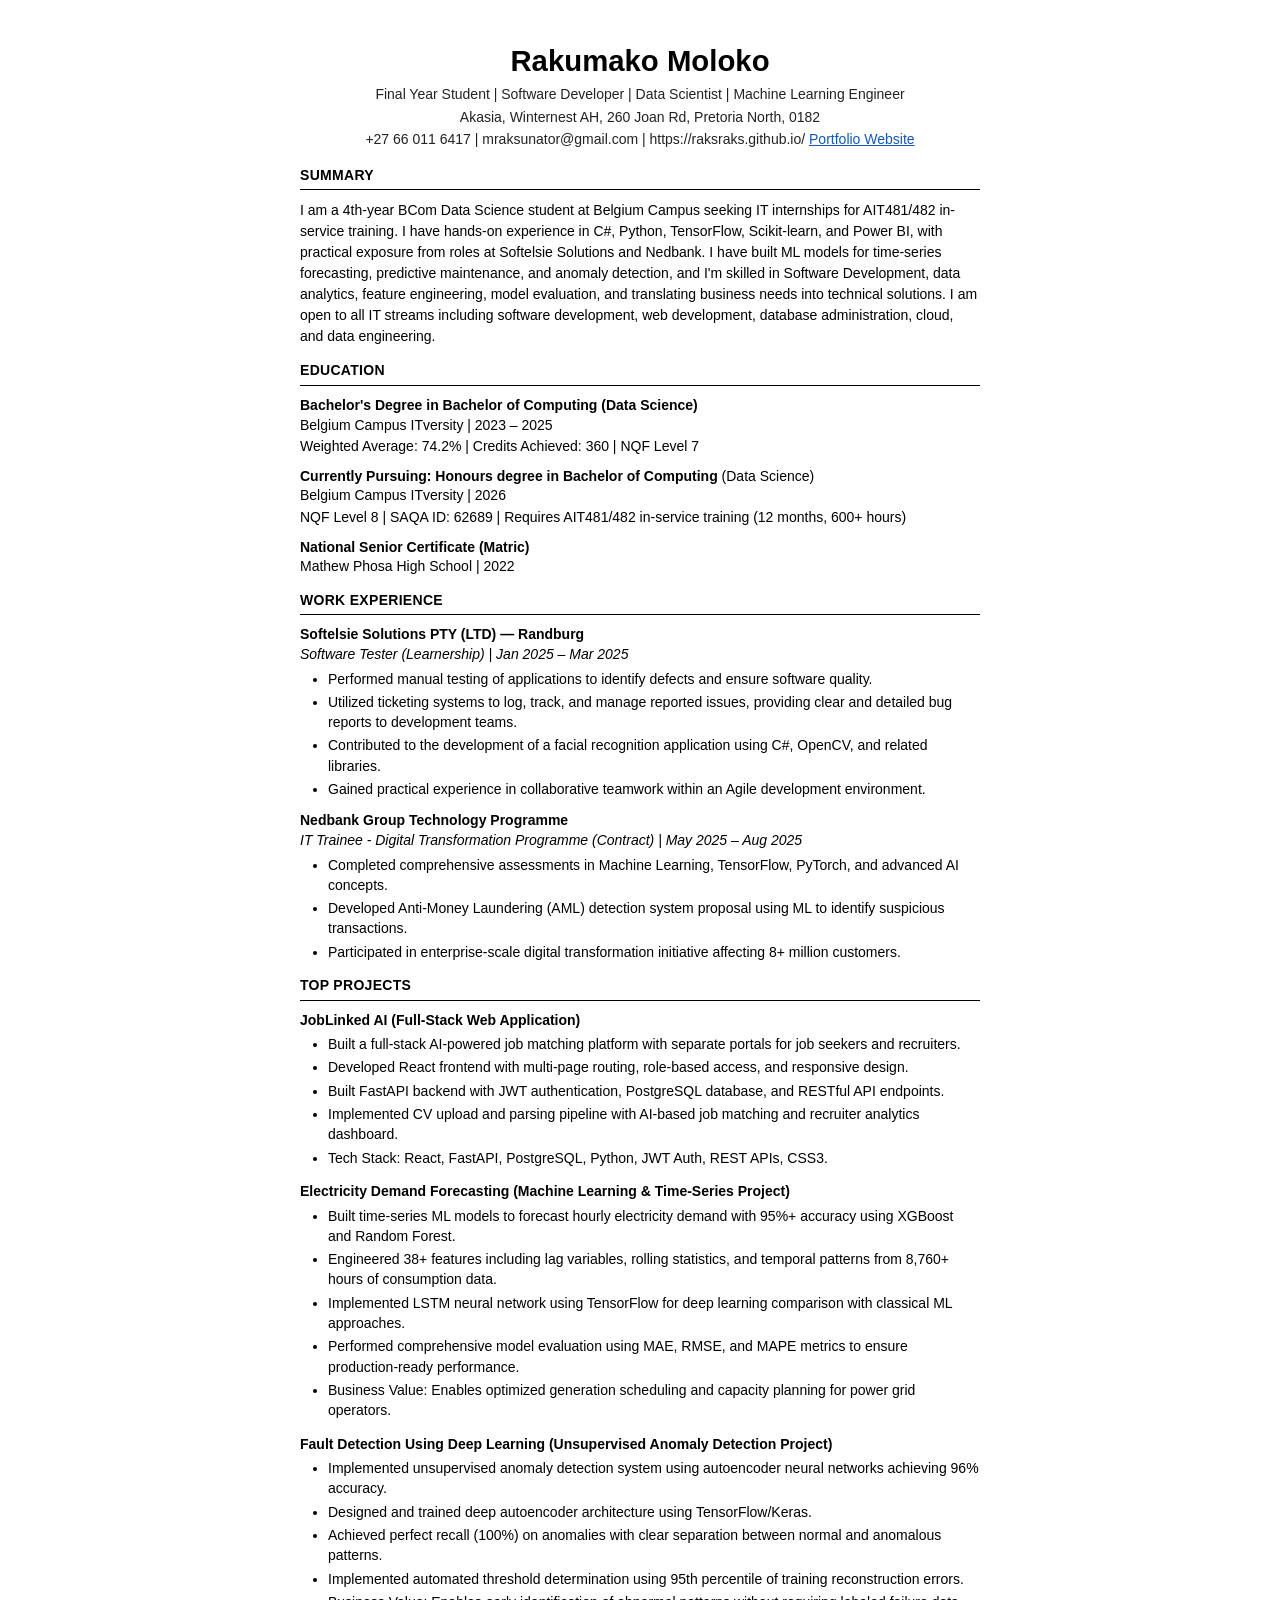
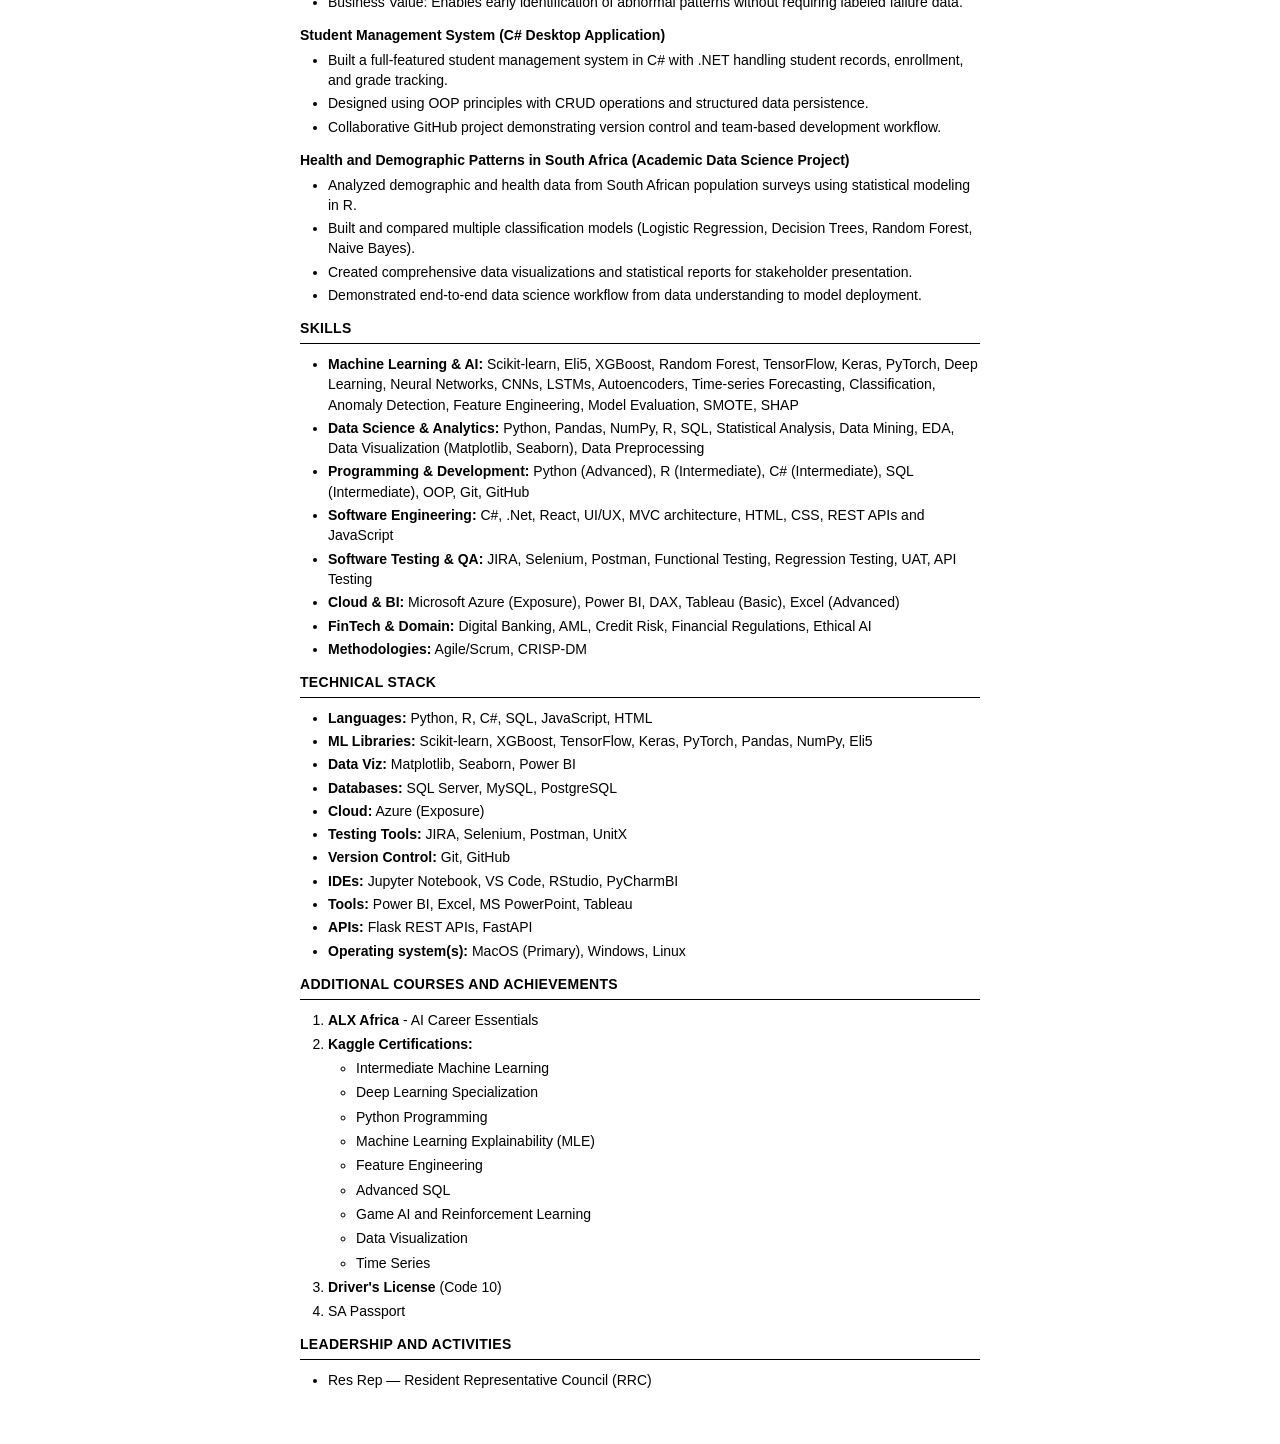
<file: assets/cv.html>
<!DOCTYPE html>
<html lang="en">
<head>
    <meta charset="UTF-8">
    <meta name="viewport" content="width=device-width, initial-scale=1.0">
    <title>Rakumako Moloko - CV</title>
    <style>
        * {
            margin: 0;
            padding: 0;
            box-sizing: border-box;
        }

        body {
            font-family: 'Calibri', 'Segoe UI', Arial, sans-serif;
            font-size: 11pt;
            color: #000;
            background: #fff;
            line-height: 1.4;
        }

        .page {
            max-width: 780px;
            margin: 0 auto;
            padding: 40px 50px;
            background: #fff;
        }

        /* Header */
        .header {
            text-align: center;
            margin-bottom: 16px;
        }

        .header h1 {
            font-size: 22pt;
            font-weight: 700;
            color: #000;
            margin-bottom: 4px;
        }

        .header .tagline {
            font-size: 10.5pt;
            color: #222;
            margin-bottom: 3px;
        }

        .header .address {
            font-size: 10.5pt;
            color: #222;
            margin-bottom: 3px;
        }

        .header .contact {
            font-size: 10.5pt;
            color: #222;
        }

        .header .contact a {
            color: #1155CC;
            text-decoration: underline;
        }

        /* Section */
        .section {
            margin-bottom: 14px;
        }

        .section-title {
            font-size: 10.5pt;
            font-weight: 700;
            text-transform: uppercase;
            color: #000;
            margin-bottom: 4px;
            letter-spacing: 0.3px;
        }

        .section-divider {
            border: none;
            border-top: 1.5px solid #000;
            margin-bottom: 10px;
        }

        /* Summary */
        .summary-text {
            font-size: 10.5pt;
            color: #000;
            line-height: 1.5;
            margin-top: 6px;
        }

        /* Education */
        .edu-entry {
            margin-bottom: 10px;
        }

        .edu-entry .degree {
            font-weight: 700;
            font-size: 10.5pt;
        }

        .edu-entry .institution {
            font-size: 10.5pt;
            color: #000;
        }

        .edu-entry .pursuing {
            font-size: 10.5pt;
            margin-top: 6px;
        }

        .edu-entry .pursuing strong {
            font-weight: 700;
        }

        /* Work Experience */
        .job-entry {
            margin-bottom: 12px;
        }

        .job-entry .company {
            font-weight: 700;
            font-size: 10.5pt;
        }

        .job-entry .role {
            font-style: italic;
            font-size: 10.5pt;
        }

        /* Bullet lists */
        ul {
            margin-left: 28px;
            margin-top: 4px;
        }

        ul li {
            font-size: 10.5pt;
            margin-bottom: 3px;
            line-height: 1.45;
        }

        /* Numbered lists */
        ol {
            margin-left: 28px;
            margin-top: 4px;
        }

        ol li {
            font-size: 10.5pt;
            margin-bottom: 4px;
            line-height: 1.45;
        }

        ol li strong {
            font-weight: 700;
        }

        /* Project entries */
        .project-entry {
            margin-bottom: 14px;
        }

        .project-entry .project-title {
            font-weight: 700;
            font-size: 10.5pt;
            margin-bottom: 4px;
        }

        /* Print */
        @media print {
            body { background: #fff; }
            .page { padding: 20px 40px; max-width: 100%; }
            a { color: #1155CC !important; }
        }
    </style>
</head>
<body>
<div class="page">

    <!-- HEADER -->
    <div class="header">
        <h1>Rakumako Moloko</h1>
        <p class="tagline">Final Year Student | Software Developer | Data Scientist | Machine Learning Engineer</p>
        <p class="address">Akasia, Winternest AH, 260 Joan Rd, Pretoria North, 0182</p>
        <p class="contact">
            +27 66 011 6417 | mraksunator@gmail.com | https://raksraks.github.io/ 
            <a href="https://raksraks.github.io/" target="_blank">Portfolio Website</a>
        </p>
    </div>

    <!-- SUMMARY -->
    <div class="section">
        <div class="section-title">SUMMARY</div>
        <hr class="section-divider">
        <p class="summary-text">
            I am a 4th-year BCom Data Science student at Belgium Campus seeking IT internships for AIT481/482 in-service training. 
            I have hands-on experience in C#, Python, TensorFlow, Scikit-learn, and Power BI, with practical exposure from roles 
            at Softelsie Solutions and Nedbank. I have built ML models for time-series forecasting, predictive maintenance, and 
            anomaly detection, and I'm skilled in Software Development, data analytics, feature engineering, model evaluation, 
            and translating business needs into technical solutions. I am open to all IT streams including software development, 
            web development, database administration, cloud, and data engineering.
        </p>
    </div>

    <!-- EDUCATION -->
    <div class="section">
        <div class="section-title">EDUCATION</div>
        <hr class="section-divider">

        <div class="edu-entry">
            <p class="degree">Bachelor's Degree in Bachelor of Computing (Data Science)</p>
            <p class="institution">Belgium Campus ITversity | 2023 – 2025</p>
            <p style="font-size:10.5pt; margin-top:2px;">Weighted Average: 74.2% | Credits Achieved: 360 | NQF Level 7</p>
        </div>

        <div class="edu-entry">
            <p class="pursuing"><strong>Currently Pursuing: Honours degree in Bachelor of Computing</strong> (Data Science)</p>
            <p class="institution">Belgium Campus ITversity | 2026</p>
            <p style="font-size:10.5pt; margin-top:2px;">NQF Level 8 | SAQA ID: 62689 | Requires AIT481/482 in-service training (12 months, 600+ hours)</p>
        </div>

        <div class="edu-entry">
            <p class="degree">National Senior Certificate (Matric)</p>
            <p class="institution">Mathew Phosa High School | 2022</p>
        </div>
    </div>

    <!-- WORK EXPERIENCE -->
    <div class="section">
        <div class="section-title">WORK EXPERIENCE</div>
        <hr class="section-divider">

        <div class="job-entry">
            <p class="company">Softelsie Solutions PTY (LTD) — Randburg</p>
            <p class="role">Software Tester (Learnership) | Jan 2025 – Mar 2025</p>
            <ul>
                <li>Performed manual testing of applications to identify defects and ensure software quality.</li>
                <li>Utilized ticketing systems to log, track, and manage reported issues, providing clear and detailed bug reports to development teams.</li>
                <li>Contributed to the development of a facial recognition application using C#, OpenCV, and related libraries.</li>
                <li>Gained practical experience in collaborative teamwork within an Agile development environment.</li>
            </ul>
        </div>

        <div class="job-entry">
            <p class="company">Nedbank Group Technology Programme</p>
            <p class="role">IT Trainee - Digital Transformation Programme (Contract) | May 2025 – Aug 2025</p>
            <ul>
                <li>Completed comprehensive assessments in Machine Learning, TensorFlow, PyTorch, and advanced AI concepts.</li>
                <li>Developed Anti-Money Laundering (AML) detection system proposal using ML to identify suspicious transactions.</li>
                <li>Participated in enterprise-scale digital transformation initiative affecting 8+ million customers.</li>
            </ul>
        </div>
    </div>

    <!-- TOP PROJECTS -->
    <div class="section">
        <div class="section-title">TOP PROJECTS</div>
        <hr class="section-divider">

        <div class="project-entry">
            <p class="project-title">JobLinked AI (Full-Stack Web Application)</p>
            <ul>
                <li>Built a full-stack AI-powered job matching platform with separate portals for job seekers and recruiters.</li>
                <li>Developed React frontend with multi-page routing, role-based access, and responsive design.</li>
                <li>Built FastAPI backend with JWT authentication, PostgreSQL database, and RESTful API endpoints.</li>
                <li>Implemented CV upload and parsing pipeline with AI-based job matching and recruiter analytics dashboard.</li>
                <li>Tech Stack: React, FastAPI, PostgreSQL, Python, JWT Auth, REST APIs, CSS3.</li>
            </ul>
        </div>

        <div class="project-entry">
            <p class="project-title">Electricity Demand Forecasting (Machine Learning &amp; Time-Series Project)</p>
            <ul>
                <li>Built time-series ML models to forecast hourly electricity demand with 95%+ accuracy using XGBoost and Random Forest.</li>
                <li>Engineered 38+ features including lag variables, rolling statistics, and temporal patterns from 8,760+ hours of consumption data.</li>
                <li>Implemented LSTM neural network using TensorFlow for deep learning comparison with classical ML approaches.</li>
                <li>Performed comprehensive model evaluation using MAE, RMSE, and MAPE metrics to ensure production-ready performance.</li>
                <li>Business Value: Enables optimized generation scheduling and capacity planning for power grid operators.</li>
            </ul>
        </div>

        <div class="project-entry">
            <p class="project-title">Fault Detection Using Deep Learning (Unsupervised Anomaly Detection Project)</p>
            <ul>
                <li>Implemented unsupervised anomaly detection system using autoencoder neural networks achieving 96% accuracy.</li>
                <li>Designed and trained deep autoencoder architecture using TensorFlow/Keras.</li>
                <li>Achieved perfect recall (100%) on anomalies with clear separation between normal and anomalous patterns.</li>
                <li>Implemented automated threshold determination using 95th percentile of training reconstruction errors.</li>
                <li>Business Value: Enables early identification of abnormal patterns without requiring labeled failure data.</li>
            </ul>
        </div>

        <div class="project-entry">
            <p class="project-title">Student Management System (C# Desktop Application)</p>
            <ul>
                <li>Built a full-featured student management system in C# with .NET handling student records, enrollment, and grade tracking.</li>
                <li>Designed using OOP principles with CRUD operations and structured data persistence.</li>
                <li>Collaborative GitHub project demonstrating version control and team-based development workflow.</li>
            </ul>
        </div>

        <div class="project-entry">
            <p class="project-title">Health and Demographic Patterns in South Africa (Academic Data Science Project)</p>
            <ul>
                <li>Analyzed demographic and health data from South African population surveys using statistical modeling in R.</li>
                <li>Built and compared multiple classification models (Logistic Regression, Decision Trees, Random Forest, Naive Bayes).</li>
                <li>Created comprehensive data visualizations and statistical reports for stakeholder presentation.</li>
                <li>Demonstrated end-to-end data science workflow from data understanding to model deployment.</li>
            </ul>
        </div>
    </div>

    <!-- SKILLS -->
    <div class="section">
        <div class="section-title">SKILLS</div>
        <hr class="section-divider">
        <ul>
            <li><strong>Machine Learning &amp; AI:</strong> Scikit-learn, Eli5, XGBoost, Random Forest, TensorFlow, Keras, PyTorch, Deep Learning, Neural Networks, CNNs, LSTMs, Autoencoders, Time-series Forecasting, Classification, Anomaly Detection, Feature Engineering, Model Evaluation, SMOTE, SHAP</li>
            <li><strong>Data Science &amp; Analytics:</strong> Python, Pandas, NumPy, R, SQL, Statistical Analysis, Data Mining, EDA, Data Visualization (Matplotlib, Seaborn), Data Preprocessing</li>
            <li><strong>Programming &amp; Development:</strong> Python (Advanced), R (Intermediate), C# (Intermediate), SQL (Intermediate), OOP, Git, GitHub</li>
            <li><strong>Software Engineering:</strong> C#, .Net, React, UI/UX, MVC architecture, HTML, CSS, REST APIs and JavaScript</li>
            <li><strong>Software Testing &amp; QA:</strong> JIRA, Selenium, Postman, Functional Testing, Regression Testing, UAT, API Testing</li>
            <li><strong>Cloud &amp; BI:</strong> Microsoft Azure (Exposure), Power BI, DAX, Tableau (Basic), Excel (Advanced)</li>
            <li><strong>FinTech &amp; Domain:</strong> Digital Banking, AML, Credit Risk, Financial Regulations, Ethical AI</li>
            <li><strong>Methodologies:</strong> Agile/Scrum, CRISP-DM</li>
        </ul>
    </div>

    <!-- TECHNICAL STACK -->
    <div class="section">
        <div class="section-title">TECHNICAL STACK</div>
        <hr class="section-divider">
        <ul>
            <li><strong>Languages:</strong> Python, R, C#, SQL, JavaScript, HTML</li>
            <li><strong>ML Libraries:</strong> Scikit-learn, XGBoost, TensorFlow, Keras, PyTorch, Pandas, NumPy, Eli5</li>
            <li><strong>Data Viz:</strong> Matplotlib, Seaborn, Power BI</li>
            <li><strong>Databases:</strong> SQL Server, MySQL, PostgreSQL</li>
            <li><strong>Cloud:</strong> Azure (Exposure)</li>
            <li><strong>Testing Tools:</strong> JIRA, Selenium, Postman, UnitX</li>
            <li><strong>Version Control:</strong> Git, GitHub</li>
            <li><strong>IDEs:</strong> Jupyter Notebook, VS Code, RStudio, PyCharmBI</li>
            <li><strong>Tools:</strong> Power BI, Excel, MS PowerPoint, Tableau</li>
            <li><strong>APIs:</strong> Flask REST APIs, FastAPI</li>
            <li><strong>Operating system(s):</strong> MacOS (Primary), Windows, Linux</li>
        </ul>
    </div>

    <!-- ADDITIONAL COURSES AND ACHIEVEMENTS -->
    <div class="section">
        <div class="section-title">ADDITIONAL COURSES AND ACHIEVEMENTS</div>
        <hr class="section-divider">
        <ol>
            <li><strong>ALX Africa</strong> - AI Career Essentials</li>
            <li><strong>Kaggle Certifications:</strong>
                <ul>
                    <li>Intermediate Machine Learning</li>
                    <li>Deep Learning Specialization</li>
                    <li>Python Programming</li>
                    <li>Machine Learning Explainability (MLE)</li>
                    <li>Feature Engineering</li>
                    <li>Advanced SQL</li>
                    <li>Game AI and Reinforcement Learning</li>
                    <li>Data Visualization</li>
                    <li>Time Series</li>
                </ul>
            </li>
            <li><strong>Driver's License</strong> (Code 10)</li>
            <li>SA Passport</li>
        </ol>
    </div>

    <!-- LEADERSHIP AND ACTIVITIES -->
    <div class="section">
        <div class="section-title">LEADERSHIP AND ACTIVITIES</div>
        <hr class="section-divider">
        <ul>
            <li>Res Rep — Resident Representative Council (RRC)</li>
        </ul>
    </div>

</div>
</body>
</html>
</file>
<file: css/style.css>
/* Cappuccino Theme Portfolio - Unique Design */
/* Color Palette: Warm Browns, Cream, Dark Coffee */

:root {
    --dark-bg: #1a1410;
    --darker-bg: #0f0c09;
    --medium-brown: #2d2420;
    --warm-brown: #6F4E37;
    --light-brown: #8B7355;
    --accent-brown: #A0826D;
    --cream: #F5E6D3;
    --light-cream: #E8D5C4;
    --text-light: #F5E6D3;
    --text-muted: #C4B5A0;
    --gradient-1: linear-gradient(135deg, #6F4E37 0%, #A0826D 100%);
    --gradient-2: linear-gradient(135deg, #2d2420 0%, #1a1410 100%);
    --shadow-warm: 0 10px 40px rgba(111, 78, 55, 0.3);
    --shadow-dark: 0 5px 20px rgba(0, 0, 0, 0.5);
}

* {
    margin: 0;
    padding: 0;
    box-sizing: border-box;
}

html {
    scroll-behavior: smooth;
}

body {
    font-family: 'Segoe UI', Tahoma, Geneva, Verdana, sans-serif;
    background: var(--dark-bg);
    color: var(--text-light);
    line-height: 1.6;
    overflow-x: hidden;
}

.container {
    max-width: 1200px;
    margin: 0 auto;
    padding: 0 20px;
}

/* Animated Background */
.animated-bg {
    position: fixed;
    top: 0;
    left: 0;
    width: 100%;
    height: 100%;
    z-index: -1;
    background: var(--dark-bg);
    overflow: hidden;
}

.particle {
    position: absolute;
    width: 4px;
    height: 4px;
    background: var(--warm-brown);
    border-radius: 50%;
    opacity: 0.6;
    animation: float 20s infinite ease-in-out;
}

.particle:nth-child(1) {
    top: 20%;
    left: 20%;
    animation-delay: 0s;
    animation-duration: 15s;
}

.particle:nth-child(2) {
    top: 60%;
    left: 80%;
    animation-delay: 2s;
    animation-duration: 18s;
}

.particle:nth-child(3) {
    top: 80%;
    left: 40%;
    animation-delay: 4s;
    animation-duration: 22s;
}

.particle:nth-child(4) {
    top: 40%;
    left: 60%;
    animation-delay: 1s;
    animation-duration: 20s;
}

.particle:nth-child(5) {
    top: 10%;
    left: 90%;
    animation-delay: 3s;
    animation-duration: 16s;
}

@keyframes float {
    0%, 100% {
        transform: translate(0, 0) scale(1);
        opacity: 0.6;
    }
    25% {
        transform: translate(100px, -100px) scale(1.5);
        opacity: 0.8;
    }
    50% {
        transform: translate(-50px, 100px) scale(1.2);
        opacity: 0.4;
    }
    75% {
        transform: translate(150px, 50px) scale(1.3);
        opacity: 0.7;
    }
}

/* Navigation */
.navbar {
    position: fixed;
    top: 0;
    left: 0;
    width: 100%;
    background: rgba(26, 20, 16, 0.95);
    backdrop-filter: blur(10px);
    padding: 1rem 0;
    z-index: 1000;
    transition: all 0.3s ease;
    border-bottom: 1px solid rgba(111, 78, 55, 0.2);
}

.navbar.scrolled {
    padding: 0.5rem 0;
    box-shadow: var(--shadow-dark);
}

.nav-container {
    max-width: 1200px;
    margin: 0 auto;
    padding: 0 20px;
    display: flex;
    justify-content: space-between;
    align-items: center;
}

.logo {
    text-decoration: none;
}

.logo-text {
    font-size: 1.8rem;
    font-weight: bold;
    background: var(--gradient-1);
    -webkit-background-clip: text;
    -webkit-text-fill-color: transparent;
    background-clip: text;
}

.nav-menu {
    display: flex;
    list-style: none;
    gap: 2rem;
}

.nav-link {
    color: var(--text-muted);
    text-decoration: none;
    font-weight: 500;
    transition: all 0.3s ease;
    position: relative;
}

.nav-link::after {
    content: '';
    position: absolute;
    bottom: -5px;
    left: 0;
    width: 0;
    height: 2px;
    background: var(--gradient-1);
    transition: width 0.3s ease;
}

.nav-link:hover,
.nav-link.active {
    color: var(--cream);
}

.nav-link:hover::after,
.nav-link.active::after {
    width: 100%;
}

.hamburger {
    display: none;
    flex-direction: column;
    cursor: pointer;
    gap: 5px;
}

.hamburger span {
    width: 25px;
    height: 3px;
    background: var(--cream);
    transition: all 0.3s ease;
    border-radius: 3px;
}

.hamburger.active span:nth-child(1) {
    transform: rotate(45deg) translate(8px, 8px);
}

.hamburger.active span:nth-child(2) {
    opacity: 0;
}

.hamburger.active span:nth-child(3) {
    transform: rotate(-45deg) translate(7px, -7px);
}

/* Hero Section */
.hero {
    min-height: 100vh;
    display: flex;
    align-items: center;
    justify-content: center;
    padding: 100px 20px 50px;
    position: relative;
}

.hero-container {
    max-width: 1200px;
    margin: 0 auto;
    display: grid;
    grid-template-columns: 1fr 1fr;
    gap: 4rem;
    align-items: center;
}

.hero-content {
    animation: fadeInLeft 1s ease;
}

@keyframes fadeInLeft {
    from {
        opacity: 0;
        transform: translateX(-50px);
    }
    to {
        opacity: 1;
        transform: translateX(0);
    }
}

.hero-badge {
    display: inline-flex;
    align-items: center;
    gap: 10px;
    background: rgba(111, 78, 55, 0.2);
    padding: 8px 20px;
    border-radius: 50px;
    font-size: 0.9rem;
    color: var(--light-cream);
    margin-bottom: 1.5rem;
    border: 1px solid rgba(111, 78, 55, 0.3);
}

.pulse-dot {
    width: 8px;
    height: 8px;
    background: var(--warm-brown);
    border-radius: 50%;
    animation: pulse 2s infinite;
}

@keyframes pulse {
    0%, 100% {
        transform: scale(1);
        opacity: 1;
    }
    50% {
        transform: scale(1.5);
        opacity: 0.5;
    }
}

.hero-title {
    margin-bottom: 1rem;
}

.greeting {
    display: block;
    font-size: 1.5rem;
    color: var(--text-muted);
    font-weight: 400;
}

.name {
    display: block;
    font-size: 3.5rem;
    font-weight: 700;
    background: var(--gradient-1);
    -webkit-background-clip: text;
    -webkit-text-fill-color: transparent;
    background-clip: text;
    margin-top: 0.5rem;
}

.hero-roles {
    display: flex;
    align-items: center;
    gap: 1rem;
    margin-bottom: 1.5rem;
    flex-wrap: wrap;
}

.role-text {
    color: var(--light-brown);
    font-size: 1.1rem;
    font-weight: 500;
}

.role-divider {
    color: var(--warm-brown);
}

.hero-description {
    font-size: 1.1rem;
    color: var(--text-muted);
    line-height: 1.8;
    margin-bottom: 2rem;
    max-width: 600px;
}

.hero-buttons {
    display: flex;
    gap: 1rem;
    margin-bottom: 2rem;
    flex-wrap: wrap;
}

.btn {
    display: inline-flex;
    align-items: center;
    gap: 10px;
    padding: 12px 30px;
    border-radius: 50px;
    text-decoration: none;
    font-weight: 600;
    transition: all 0.3s ease;
    border: 2px solid transparent;
}

.btn-primary {
    background: var(--gradient-1);
    color: var(--cream);
    box-shadow: var(--shadow-warm);
}

.btn-primary:hover {
    transform: translateY(-3px);
    box-shadow: 0 15px 50px rgba(111, 78, 55, 0.4);
}

.btn-secondary {
    background: transparent;
    color: var(--cream);
    border-color: var(--warm-brown);
}

.btn-secondary:hover {
    background: var(--warm-brown);
    transform: translateY(-3px);
}

.hero-social {
    display: flex;
    gap: 1rem;
}

.social-link {
    width: 45px;
    height: 45px;
    display: flex;
    align-items: center;
    justify-content: center;
    background: rgba(111, 78, 55, 0.2);
    border-radius: 50%;
    color: var(--cream);
    font-size: 1.2rem;
    transition: all 0.3s ease;
    border: 1px solid rgba(111, 78, 55, 0.3);
}

.social-link:hover {
    background: var(--warm-brown);
    transform: translateY(-5px);
    box-shadow: var(--shadow-warm);
}

.hero-image {
    position: relative;
    animation: fadeInRight 1s ease;
}

@keyframes fadeInRight {
    from {
        opacity: 0;
        transform: translateX(50px);
    }
    to {
        opacity: 1;
        transform: translateX(0);
    }
}

.image-frame {
    position: relative;
    width: 400px;
    height: 400px;
    margin: 0 auto;
}

.image-frame img {
    width: 100%;
    height: 100%;
    object-fit: cover;
    border-radius: 50%;
    border: 5px solid var(--warm-brown);
    box-shadow: var(--shadow-warm);
}

.image-glow {
    position: absolute;
    top: -20px;
    left: -20px;
    right: -20px;
    bottom: -20px;
    background: var(--gradient-1);
    border-radius: 50%;
    z-index: -1;
    opacity: 0.3;
    filter: blur(30px);
    animation: glow 3s infinite alternate;
}

@keyframes glow {
    from {
        opacity: 0.3;
        transform: scale(1);
    }
    to {
        opacity: 0.5;
        transform: scale(1.05);
    }
}

.floating-card {
    position: absolute;
    background: rgba(45, 36, 32, 0.9);
    backdrop-filter: blur(10px);
    padding: 15px 25px;
    border-radius: 15px;
    display: flex;
    align-items: center;
    gap: 10px;
    border: 1px solid rgba(111, 78, 55, 0.3);
    box-shadow: var(--shadow-dark);
    animation: floatCard 3s infinite ease-in-out;
}

.floating-card i {
    font-size: 1.5rem;
    color: var(--warm-brown);
}

.floating-card span {
    color: var(--cream);
    font-weight: 600;
    white-space: nowrap;
}

.card-1 {
    top: 10%;
    right: -10%;
    animation-delay: 0s;
}

.card-2 {
    bottom: 30%;
    left: -15%;
    animation-delay: 1s;
}

.card-3 {
    bottom: 10%;
    right: -5%;
    animation-delay: 2s;
}

@keyframes floatCard {
    0%, 100% {
        transform: translateY(0);
    }
    50% {
        transform: translateY(-20px);
    }
}

.scroll-indicator {
    position: absolute;
    bottom: 30px;
    left: 50%;
    transform: translateX(-50%);
    display: flex;
    flex-direction: column;
    align-items: center;
    gap: 10px;
    animation: bounce 2s infinite;
}

@keyframes bounce {
    0%, 100% {
        transform: translateX(-50%) translateY(0);
    }
    50% {
        transform: translateX(-50%) translateY(-10px);
    }
}

.mouse {
    width: 25px;
    height: 40px;
    border: 2px solid var(--warm-brown);
    border-radius: 15px;
    position: relative;
}

.wheel {
    width: 4px;
    height: 8px;
    background: var(--warm-brown);
    border-radius: 2px;
    position: absolute;
    top: 8px;
    left: 50%;
    transform: translateX(-50%);
    animation: scroll 1.5s infinite;
}

@keyframes scroll {
    0% {
        opacity: 1;
        transform: translateX(-50%) translateY(0);
    }
    100% {
        opacity: 0;
        transform: translateX(-50%) translateY(15px);
    }
}

.scroll-indicator span {
    font-size: 0.8rem;
    color: var(--text-muted);
}

/* Section Styles */
section {
    padding: 100px 20px;
}

.section-header {
    text-align: center;
    margin-bottom: 4rem;
}

.section-label {
    display: inline-block;
    color: var(--warm-brown);
    font-weight: 600;
    text-transform: uppercase;
    letter-spacing: 2px;
    font-size: 0.9rem;
    margin-bottom: 1rem;
}

.section-title {
    font-size: 3rem;
    color: var(--cream);
    font-weight: 700;
}

/* About Section */
.about {
    background: var(--medium-brown);
}

.about-content {
    max-width: 900px;
    margin: 0 auto;
}

.about-text .lead {
    font-size: 1.3rem;
    color: var(--light-cream);
    margin-bottom: 1.5rem;
    font-weight: 500;
}

.about-text p {
    color: var(--text-muted);
    margin-bottom: 1.5rem;
    font-size: 1.1rem;
    line-height: 1.8;
}

.about-stats {
    display: grid;
    grid-template-columns: repeat(4, 1fr);
    gap: 2rem;
    margin-top: 3rem;
}

.stat-item {
    text-align: center;
    padding: 2rem;
    background: rgba(111, 78, 55, 0.1);
    border-radius: 15px;
    border: 1px solid rgba(111, 78, 55, 0.2);
    transition: all 0.3s ease;
}

.stat-item:hover {
    transform: translateY(-10px);
    background: rgba(111, 78, 55, 0.2);
    box-shadow: var(--shadow-warm);
}

.stat-number {
    font-size: 3rem;
    font-weight: 700;
    color: var(--warm-brown);
    margin-bottom: 0.5rem;
}

.stat-label {
    color: var(--text-muted);
    font-size: 0.9rem;
}

/* Skills Section */
.skills-grid {
    display: grid;
    grid-template-columns: repeat(3, 1fr);
    gap: 2rem;
}

.skill-card {
    background: var(--medium-brown);
    padding: 2.5rem;
    border-radius: 20px;
    border: 1px solid rgba(111, 78, 55, 0.2);
    transition: all 0.3s ease;
    text-align: center;
}

.skill-card:hover {
    transform: translateY(-10px);
    box-shadow: var(--shadow-warm);
    border-color: var(--warm-brown);
}

.skill-icon {
    width: 80px;
    height: 80px;
    margin: 0 auto 1.5rem;
    background: var(--gradient-1);
    border-radius: 20px;
    display: flex;
    align-items: center;
    justify-content: center;
    font-size: 2.5rem;
    color: var(--cream);
    box-shadow: var(--shadow-warm);
}

.skill-card h3 {
    font-size: 1.5rem;
    color: var(--cream);
    margin-bottom: 1.5rem;
}

.skill-list {
    display: flex;
    flex-wrap: wrap;
    gap: 0.8rem;
    justify-content: center;
}

.skill-list span {
    background: rgba(111, 78, 55, 0.2);
    padding: 8px 16px;
    border-radius: 20px;
    font-size: 0.9rem;
    color: var(--light-cream);
    border: 1px solid rgba(111, 78, 55, 0.3);
    transition: all 0.3s ease;
}

.skill-list span:hover {
    background: var(--warm-brown);
    transform: scale(1.05);
}

/* Projects Section */
.projects {
    background: var(--medium-brown);
}

.projects-grid {
    display: grid;
    grid-template-columns: repeat(auto-fit, minmax(350px, 1fr));
    gap: 2rem;
}

.project-card {
    background: var(--dark-bg);
    padding: 2.5rem;
    border-radius: 20px;
    border: 1px solid rgba(111, 78, 55, 0.2);
    transition: all 0.3s ease;
    position: relative;
    overflow: hidden;
}

.project-card::before {
    content: '';
    position: absolute;
    top: 0;
    left: 0;
    width: 100%;
    height: 5px;
    background: var(--gradient-1);
    transform: scaleX(0);
    transition: transform 0.3s ease;
}

.project-card:hover::before {
    transform: scaleX(1);
}

.project-card:hover {
    transform: translateY(-10px);
    box-shadow: var(--shadow-warm);
    border-color: var(--warm-brown);
}

.project-number {
    position: absolute;
    top: 20px;
    right: 20px;
    font-size: 4rem;
    font-weight: 700;
    color: rgba(111, 78, 55, 0.1);
}

.project-icon {
    width: 70px;
    height: 70px;
    background: var(--gradient-1);
    border-radius: 15px;
    display: flex;
    align-items: center;
    justify-content: center;
    font-size: 2rem;
    color: var(--cream);
    margin-bottom: 1.5rem;
    box-shadow: var(--shadow-warm);
}

.project-card h3 {
    font-size: 1.5rem;
    color: var(--cream);
    margin-bottom: 0.5rem;
}

.project-type {
    color: var(--warm-brown);
    font-size: 0.9rem;
    font-weight: 600;
    margin-bottom: 1rem;
}

.project-desc {
    color: var(--text-muted);
    line-height: 1.8;
    margin-bottom: 1.5rem;
}

.project-tags {
    display: flex;
    flex-wrap: wrap;
    gap: 0.8rem;
    margin-bottom: 1.5rem;
}

.project-tags span {
    background: rgba(111, 78, 55, 0.2);
    padding: 6px 14px;
    border-radius: 15px;
    font-size: 0.85rem;
    color: var(--light-cream);
    border: 1px solid rgba(111, 78, 55, 0.3);
}

.project-link {
    display: inline-flex;
    align-items: center;
    gap: 8px;
    color: var(--warm-brown);
    text-decoration: none;
    font-weight: 600;
    transition: all 0.3s ease;
}

.project-link:hover {
    color: var(--light-brown);
    gap: 12px;
}

/* Experience Section */
.timeline {
    max-width: 800px;
    margin: 0 auto;
    position: relative;
}

.timeline::before {
    content: '';
    position: absolute;
    left: 50%;
    top: 0;
    bottom: 0;
    width: 2px;
    background: var(--gradient-1);
    transform: translateX(-50%);
}

.timeline-item {
    position: relative;
    margin-bottom: 3rem;
    display: flex;
    justify-content: flex-end;
    width: 50%;
}

.timeline-item:nth-child(even) {
    margin-left: 50%;
    justify-content: flex-start;
}

.timeline-dot {
    position: absolute;
    left: 50%;
    top: 0;
    width: 20px;
    height: 20px;
    background: var(--warm-brown);
    border-radius: 50%;
    transform: translateX(-50%);
    box-shadow: 0 0 0 5px var(--dark-bg), 0 0 0 8px var(--warm-brown);
    z-index: 1;
}

.timeline-content {
    background: var(--medium-brown);
    padding: 2rem;
    border-radius: 15px;
    border: 1px solid rgba(111, 78, 55, 0.2);
    width: calc(100% - 60px);
    margin-right: 40px;
    transition: all 0.3s ease;
}

.timeline-item:nth-child(even) .timeline-content {
    margin-right: 0;
    margin-left: 40px;
}

.timeline-content:hover {
    transform: scale(1.02);
    box-shadow: var(--shadow-warm);
    border-color: var(--warm-brown);
}

.timeline-date {
    display: inline-block;
    background: var(--gradient-1);
    color: var(--cream);
    padding: 5px 15px;
    border-radius: 20px;
    font-size: 0.85rem;
    font-weight: 600;
    margin-bottom: 1rem;
}

.timeline-content h3 {
    font-size: 1.5rem;
    color: var(--cream);
    margin-bottom: 0.5rem;
}

.timeline-content h4 {
    color: var(--warm-brown);
    font-size: 1.1rem;
    margin-bottom: 1rem;
}

.timeline-content ul {
    list-style: none;
    padding-left: 0;
}

.timeline-content li {
    color: var(--text-muted);
    margin-bottom: 0.8rem;
    padding-left: 1.5rem;
    position: relative;
}

.timeline-content li::before {
    content: '▸';
    position: absolute;
    left: 0;
    color: var(--warm-brown);
    font-weight: bold;
}

/* Contact Section */
.contact {
    background: var(--medium-brown);
}

.contact-content {
    max-width: 800px;
    margin: 0 auto;
}

.contact-info {
    display: grid;
    grid-template-columns: repeat(auto-fit, minmax(250px, 1fr));
    gap: 2rem;
}

.contact-item {
    display: flex;
    align-items: center;
    gap: 1.5rem;
    background: var(--dark-bg);
    padding: 2rem;
    border-radius: 15px;
    border: 1px solid rgba(111, 78, 55, 0.2);
    transition: all 0.3s ease;
}

.contact-item:hover {
    transform: translateY(-5px);
    box-shadow: var(--shadow-warm);
    border-color: var(--warm-brown);
}

.contact-icon {
    width: 60px;
    height: 60px;
    background: var(--gradient-1);
    border-radius: 15px;
    display: flex;
    align-items: center;
    justify-content: center;
    font-size: 1.5rem;
    color: var(--cream);
    flex-shrink: 0;
}

.contact-details h4 {
    color: var(--cream);
    margin-bottom: 0.5rem;
    font-size: 1.1rem;
}

.contact-details a,
.contact-details p {
    color: var(--text-muted);
    text-decoration: none;
    transition: color 0.3s ease;
}

.contact-details a:hover {
    color: var(--warm-brown);
}

/* Footer */
.footer {
    background: var(--darker-bg);
    padding: 2rem 20px;
    text-align: center;
    border-top: 1px solid rgba(111, 78, 55, 0.2);
}

.footer p {
    color: var(--text-muted);
    margin: 0.5rem 0;
}

.footer p:first-child {
    color: var(--cream);
    font-weight: 600;
}

/* Responsive Design */
@media (max-width: 968px) {
    .hero-container {
        grid-template-columns: 1fr;
        gap: 3rem;
    }

    .hero-image {
        order: -1;
    }

    .image-frame {
        width: 300px;
        height: 300px;
    }

    .floating-card {
        display: none;
    }

    .name {
        font-size: 2.5rem;
    }

    .skills-grid {
        grid-template-columns: repeat(2, 1fr);
    }

    .about-stats {
        grid-template-columns: repeat(2, 1fr);
    }

    .timeline::before {
        left: 0;
    }

    .timeline-item,
    .timeline-item:nth-child(even) {
        width: 100%;
        margin-left: 0;
        justify-content: flex-start;
    }

    .timeline-dot {
        left: 0;
        transform: translateX(0);
    }

    .timeline-content,
    .timeline-item:nth-child(even) .timeline-content {
        margin-left: 40px;
        margin-right: 0;
        width: calc(100% - 60px);
    }
}

@media (max-width: 768px) {
    .nav-menu {
        position: fixed;
        left: -100%;
        top: 70px;
        flex-direction: column;
        background: rgba(26, 20, 16, 0.98);
        width: 100%;
        text-align: center;
        transition: left 0.3s ease;
        padding: 2rem 0;
        border-top: 1px solid rgba(111, 78, 55, 0.2);
    }

    .nav-menu.active {
        left: 0;
    }

    .hamburger {
        display: flex;
    }

    .name {
        font-size: 2rem;
    }

    .hero-buttons {
        flex-direction: column;
    }

    .btn {
        width: 100%;
        justify-content: center;
    }

    .skills-grid {
        grid-template-columns: 1fr;
    }

    .about-stats {
        grid-template-columns: 1fr;
    }

    .section-title {
        font-size: 2rem;
    }
}

@media (max-width: 480px) {
    .image-frame {
        width: 250px;
        height: 250px;
    }

    .name {
        font-size: 1.8rem;
    }

    .hero-roles {
        flex-direction: column;
        align-items: flex-start;
        gap: 0.5rem;
    }

    .role-divider {
        display: none;
    }
}

/* Project Details */
.project-details {
    max-height: 0;
    overflow: hidden;
    transition: max-height 0.5s ease, margin 0.5s ease, opacity 0.5s ease;
    opacity: 0;
    margin-top: 0;
}

.project-details.active {
    max-height: 1000px;
    opacity: 1;
    margin-top: 1.5rem;
    margin-bottom: 1.5rem;
}

.project-details h4 {
    color: var(--warm-brown);
    font-size: 1rem;
    margin-top: 1rem;
    margin-bottom: 0.8rem;
}

.project-details h4:first-child {
    margin-top: 0;
}

.project-details ul {
    list-style: none;
    padding-left: 0;
    margin-bottom: 1rem;
}

.project-details li {
    color: var(--text-muted);
    margin-bottom: 0.8rem;
    padding-left: 1.5rem;
    position: relative;
    line-height: 1.6;
    font-size: 0.95rem;
}

.project-details li::before {
    content: '▸';
    position: absolute;
    left: 0;
    color: var(--warm-brown);
    font-weight: bold;
}

.project-details p {
    color: var(--text-muted);
    line-height: 1.7;
    font-size: 0.95rem;
    margin-bottom: 0;
}

.btn-details {
    background: transparent;
    border: 2px solid var(--warm-brown);
    color: var(--cream);
    padding: 10px 20px;
    border-radius: 25px;
    cursor: pointer;
    font-weight: 600;
    font-size: 0.9rem;
    transition: all 0.3s ease;
    display: inline-flex;
    align-items: center;
    gap: 8px;
    margin-bottom: 1rem;
}

.btn-details:hover {
    background: var(--warm-brown);
    transform: translateY(-2px);
}

.btn-details i {
    transition: transform 0.3s ease;
}

.btn-details.active i {
    transform: rotate(180deg);
}

/* Certifications Section */
.certifications {
    background: var(--dark-bg);
}

.certifications-grid {
    display: grid;
    grid-template-columns: repeat(auto-fit, minmax(320px, 1fr));
    gap: 2rem;
}

.cert-card {
    background: var(--medium-brown);
    padding: 2.5rem;
    border-radius: 20px;
    border: 1px solid rgba(111, 78, 55, 0.2);
    transition: all 0.3s ease;
    text-align: center;
}

.cert-card:hover {
    transform: translateY(-10px);
    box-shadow: var(--shadow-warm);
    border-color: var(--warm-brown);
}

.cert-icon {
    width: 80px;
    height: 80px;
    margin: 0 auto 1.5rem;
    background: var(--gradient-1);
    border-radius: 50%;
    display: flex;
    align-items: center;
    justify-content: center;
    font-size: 2.5rem;
    color: var(--cream);
    box-shadow: var(--shadow-warm);
}

.cert-card h3 {
    font-size: 1.3rem;
    color: var(--cream);
    margin-bottom: 0.5rem;
}

.cert-issuer {
    color: var(--warm-brown);
    font-size: 0.95rem;
    font-weight: 600;
    margin-bottom: 1rem;
}

.cert-desc {
    color: var(--text-muted);
    line-height: 1.7;
    margin-bottom: 1.5rem;
    font-size: 0.95rem;
}

.cert-badge {
    display: inline-flex;
    align-items: center;
    gap: 8px;
    background: rgba(111, 78, 55, 0.2);
    padding: 8px 20px;
    border-radius: 25px;
    border: 1px solid rgba(111, 78, 55, 0.3);
    color: var(--light-cream);
    font-size: 0.9rem;
    font-weight: 600;
}

.cert-badge i {
    color: var(--warm-brown);
}

/* Kaggle Subcourses */
.cert-card-large {
    grid-column: span 1;
}

.cert-subcourses {
    margin: 1.5rem 0;
    text-align: left;
    max-height: 400px;
    overflow-y: auto;
    padding-right: 10px;
}

.cert-subcourses::-webkit-scrollbar {
    width: 6px;
}

.cert-subcourses::-webkit-scrollbar-track {
    background: rgba(111, 78, 55, 0.1);
    border-radius: 10px;
}

.cert-subcourses::-webkit-scrollbar-thumb {
    background: var(--warm-brown);
    border-radius: 10px;
}

.cert-subcourses::-webkit-scrollbar-thumb:hover {
    background: var(--light-brown);
}

.subcourse-item {
    display: flex;
    gap: 1rem;
    align-items: flex-start;
    background: rgba(111, 78, 55, 0.1);
    padding: 1rem;
    border-radius: 10px;
    margin-bottom: 0.8rem;
    border: 1px solid rgba(111, 78, 55, 0.2);
    transition: all 0.3s ease;
}

.subcourse-item:hover {
    background: rgba(111, 78, 55, 0.2);
    transform: translateX(5px);
}

.subcourse-item i {
    color: var(--warm-brown);
    font-size: 1.2rem;
    margin-top: 0.2rem;
    flex-shrink: 0;
}

.subcourse-item strong {
    color: var(--cream);
    display: block;
    margin-bottom: 0.3rem;
    font-size: 1rem;
}

.subcourse-item p {
    color: var(--text-muted);
    font-size: 0.9rem;
    line-height: 1.5;
    margin: 0;
}

@media (max-width: 968px) {
    .cert-card-large {
        grid-column: span 1;
    }
    
    .cert-subcourses {
        max-height: 300px;
    }
}

/* Education Section */
.education {
    background: var(--dark-bg);
}

.education-card {
    max-width: 1000px;
    margin: 0 auto;
    background: var(--medium-brown);
    border-radius: 20px;
    border: 1px solid rgba(111, 78, 55, 0.2);
    overflow: hidden;
}

.edu-header {
    display: flex;
    align-items: center;
    gap: 2rem;
    padding: 2.5rem;
    background: rgba(111, 78, 55, 0.1);
    border-bottom: 1px solid rgba(111, 78, 55, 0.2);
    flex-wrap: wrap;
}

.edu-icon {
    width: 70px;
    height: 70px;
    background: var(--gradient-1);
    border-radius: 15px;
    display: flex;
    align-items: center;
    justify-content: center;
    font-size: 2rem;
    color: var(--cream);
    flex-shrink: 0;
    box-shadow: var(--shadow-warm);
}

.edu-info {
    flex: 1;
}

.edu-info h3 {
    font-size: 1.4rem;
    color: var(--cream);
    margin-bottom: 0.3rem;
}

.edu-info h4 {
    color: var(--warm-brown);
    font-size: 1rem;
    margin-bottom: 0.5rem;
}

.edu-badge {
    display: inline-block;
    background: rgba(111, 78, 55, 0.2);
    border: 1px solid rgba(111, 78, 55, 0.3);
    color: var(--light-cream);
    padding: 4px 14px;
    border-radius: 20px;
    font-size: 0.85rem;
}

.edu-stats {
    display: flex;
    gap: 2rem;
}

.edu-stat {
    text-align: center;
}

.edu-stat-value {
    display: block;
    font-size: 2rem;
    font-weight: 700;
    color: var(--warm-brown);
}

.edu-stat-label {
    font-size: 0.8rem;
    color: var(--text-muted);
}

.edu-modules {
    padding: 2rem 2.5rem;
    display: flex;
    flex-direction: column;
    gap: 1.5rem;
}

.edu-year {
    display: flex;
    flex-direction: column;
    gap: 0.8rem;
}

.year-label {
    color: var(--warm-brown);
    font-weight: 600;
    font-size: 0.95rem;
    text-transform: uppercase;
    letter-spacing: 1px;
}

.module-list {
    display: flex;
    flex-wrap: wrap;
    gap: 0.6rem;
}

.module-list span {
    background: rgba(111, 78, 55, 0.15);
    border: 1px solid rgba(111, 78, 55, 0.25);
    color: var(--text-muted);
    padding: 5px 12px;
    border-radius: 15px;
    font-size: 0.85rem;
    transition: all 0.2s ease;
}

.module-list span:hover {
    background: rgba(111, 78, 55, 0.3);
    color: var(--cream);
}

.ait-banner {
    display: flex;
    align-items: center;
    gap: 1.5rem;
    padding: 1.5rem 2.5rem;
    background: linear-gradient(135deg, rgba(111, 78, 55, 0.25) 0%, rgba(160, 130, 109, 0.15) 100%);
    border-top: 1px solid rgba(111, 78, 55, 0.3);
    flex-wrap: wrap;
}

.ait-banner > i {
    font-size: 2rem;
    color: var(--warm-brown);
    flex-shrink: 0;
}

.ait-banner > div {
    flex: 1;
}

.ait-banner strong {
    display: block;
    color: var(--cream);
    font-size: 1rem;
    margin-bottom: 0.3rem;
}

.ait-banner p {
    color: var(--text-muted);
    font-size: 0.9rem;
    line-height: 1.5;
    margin: 0;
}

@media (max-width: 768px) {
    .edu-header {
        flex-direction: column;
        align-items: flex-start;
    }

    .edu-stats {
        gap: 1.5rem;
    }

    .ait-banner {
        flex-direction: column;
        align-items: flex-start;
    }

    .ait-banner .btn {
        width: 100%;
        justify-content: center;
    }
}
</file>
